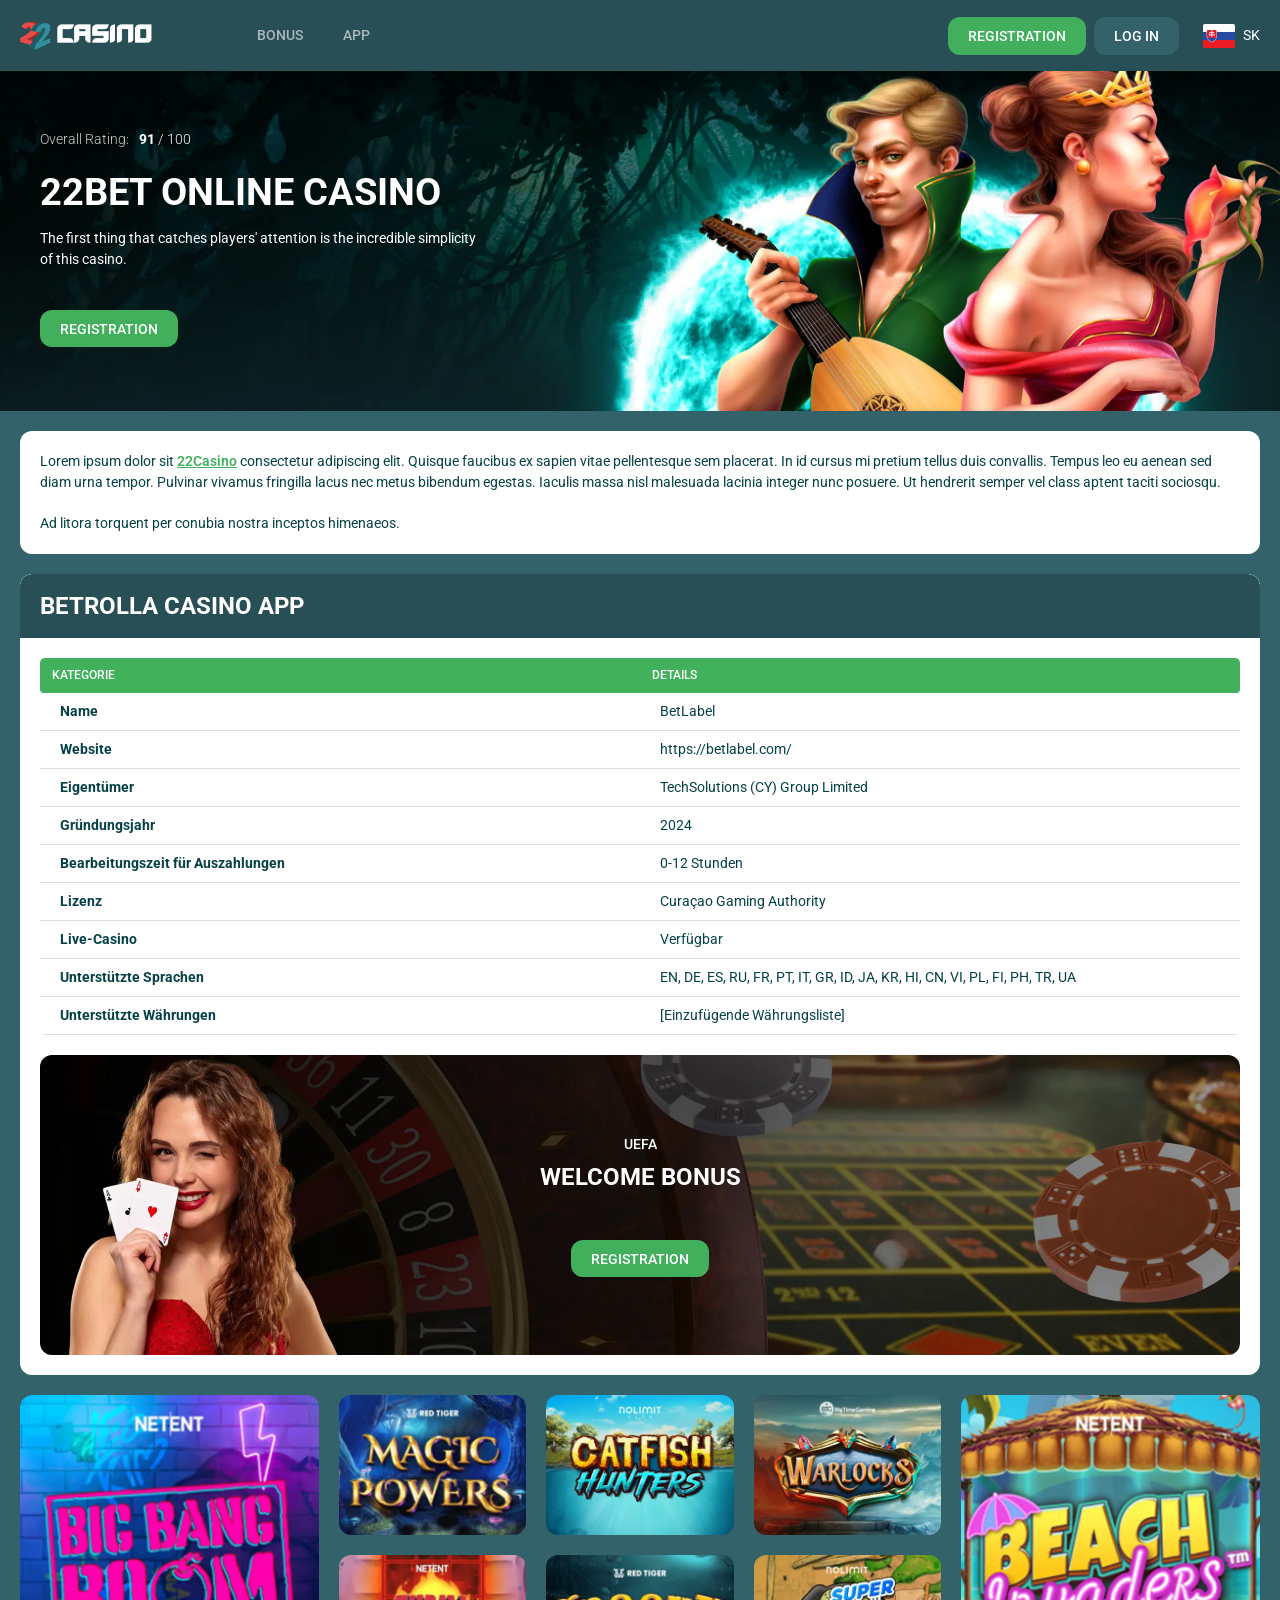
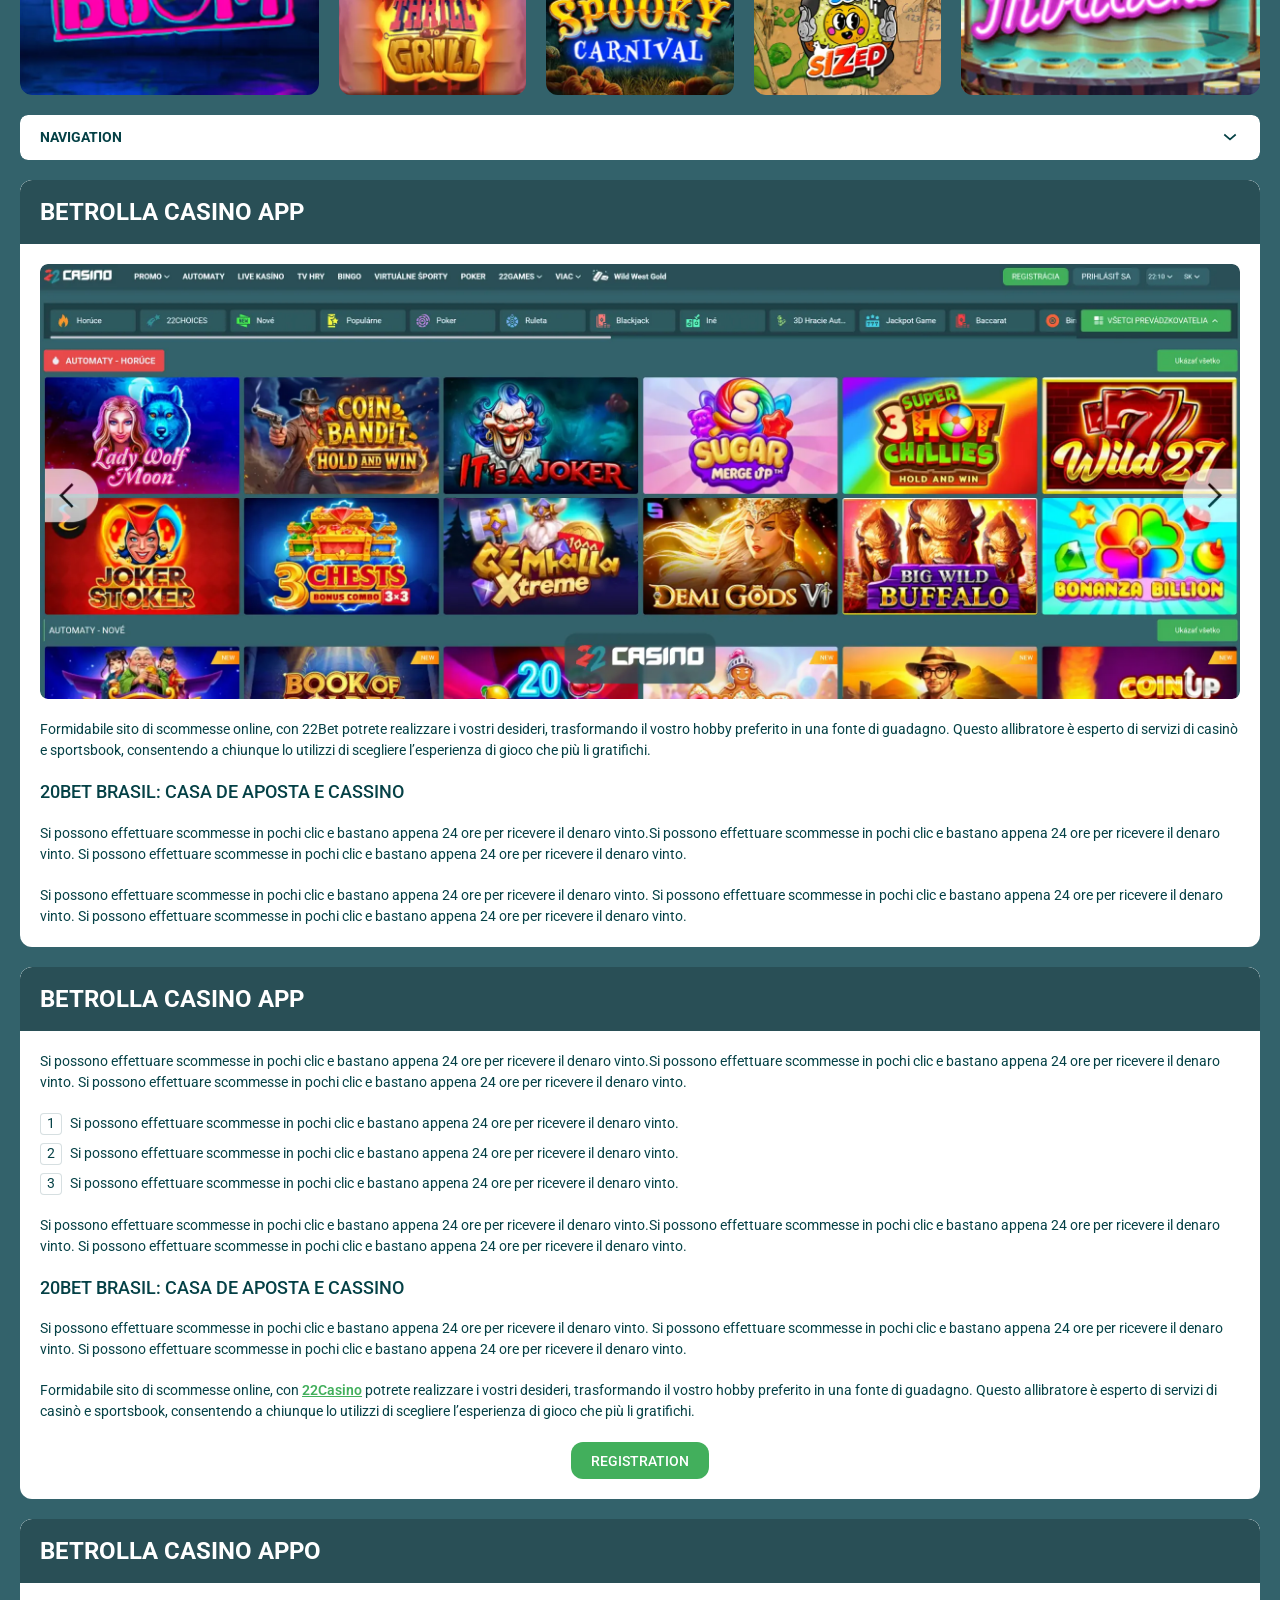
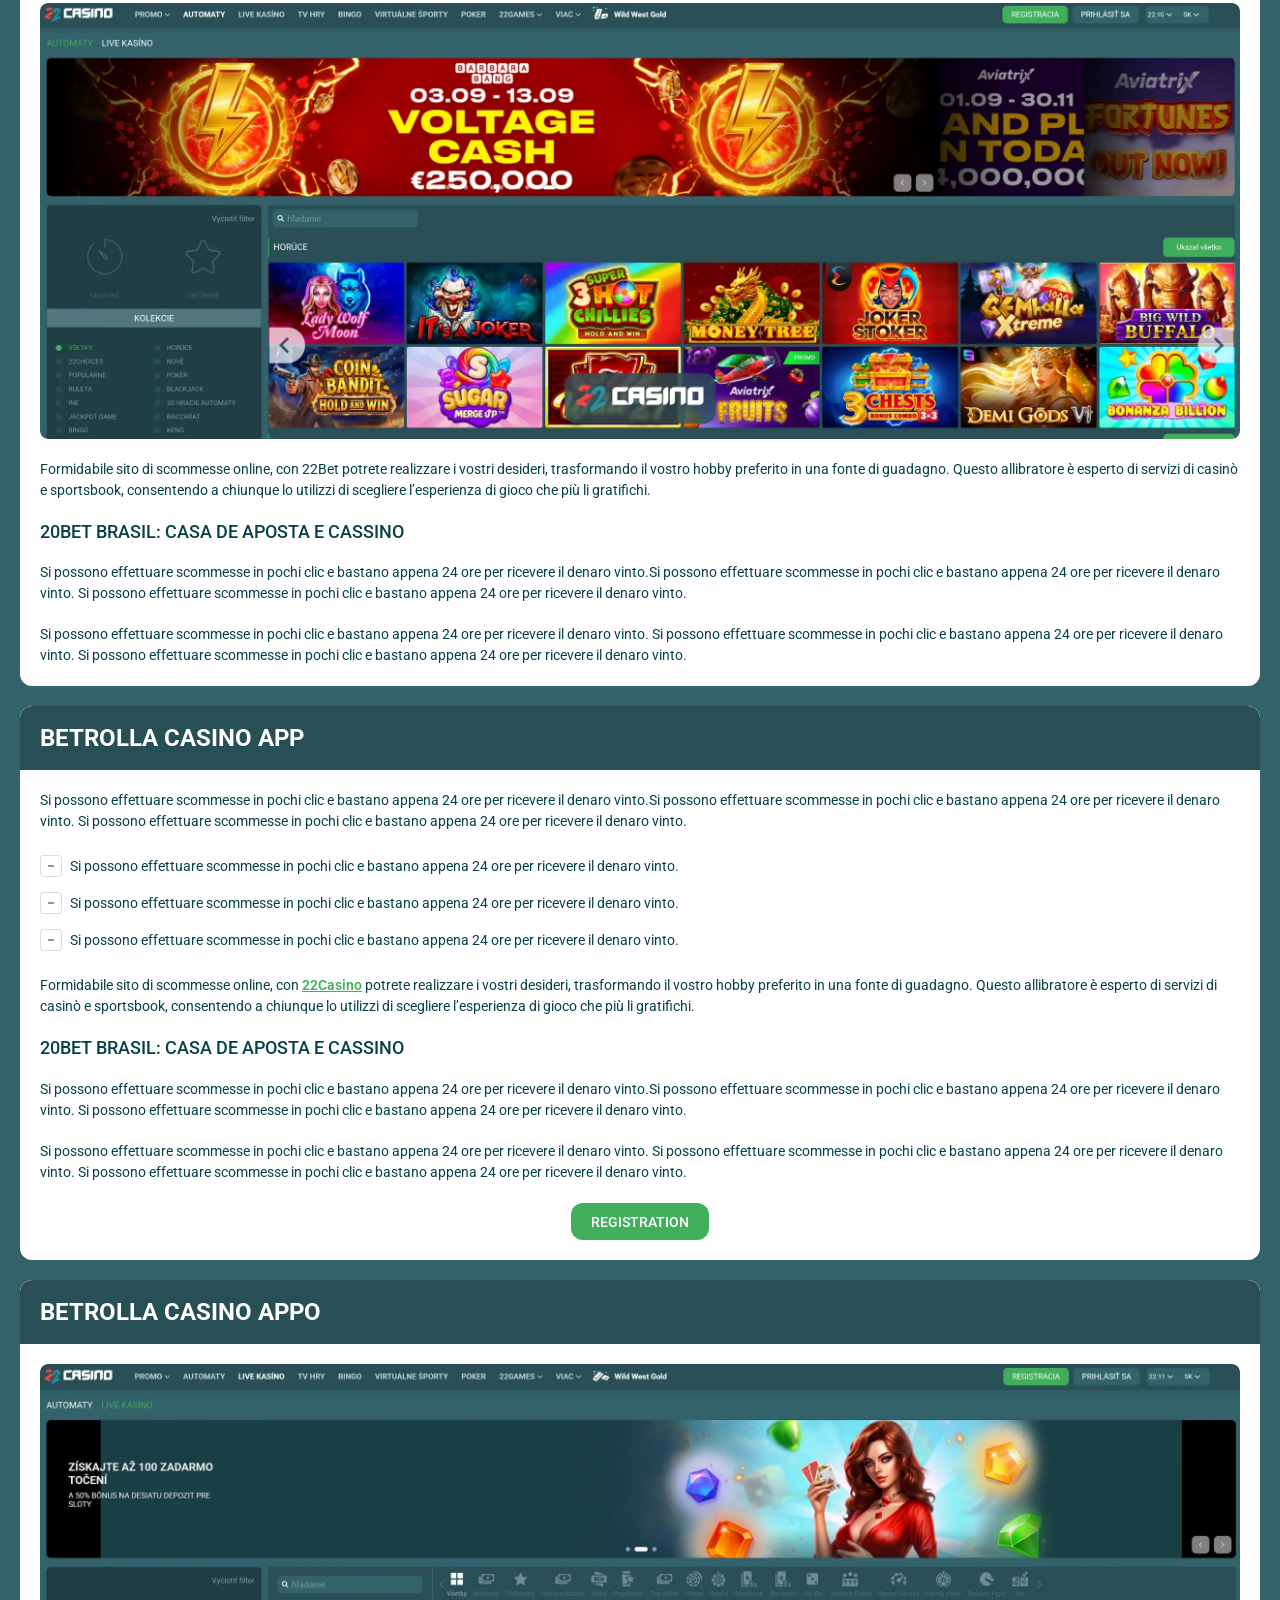
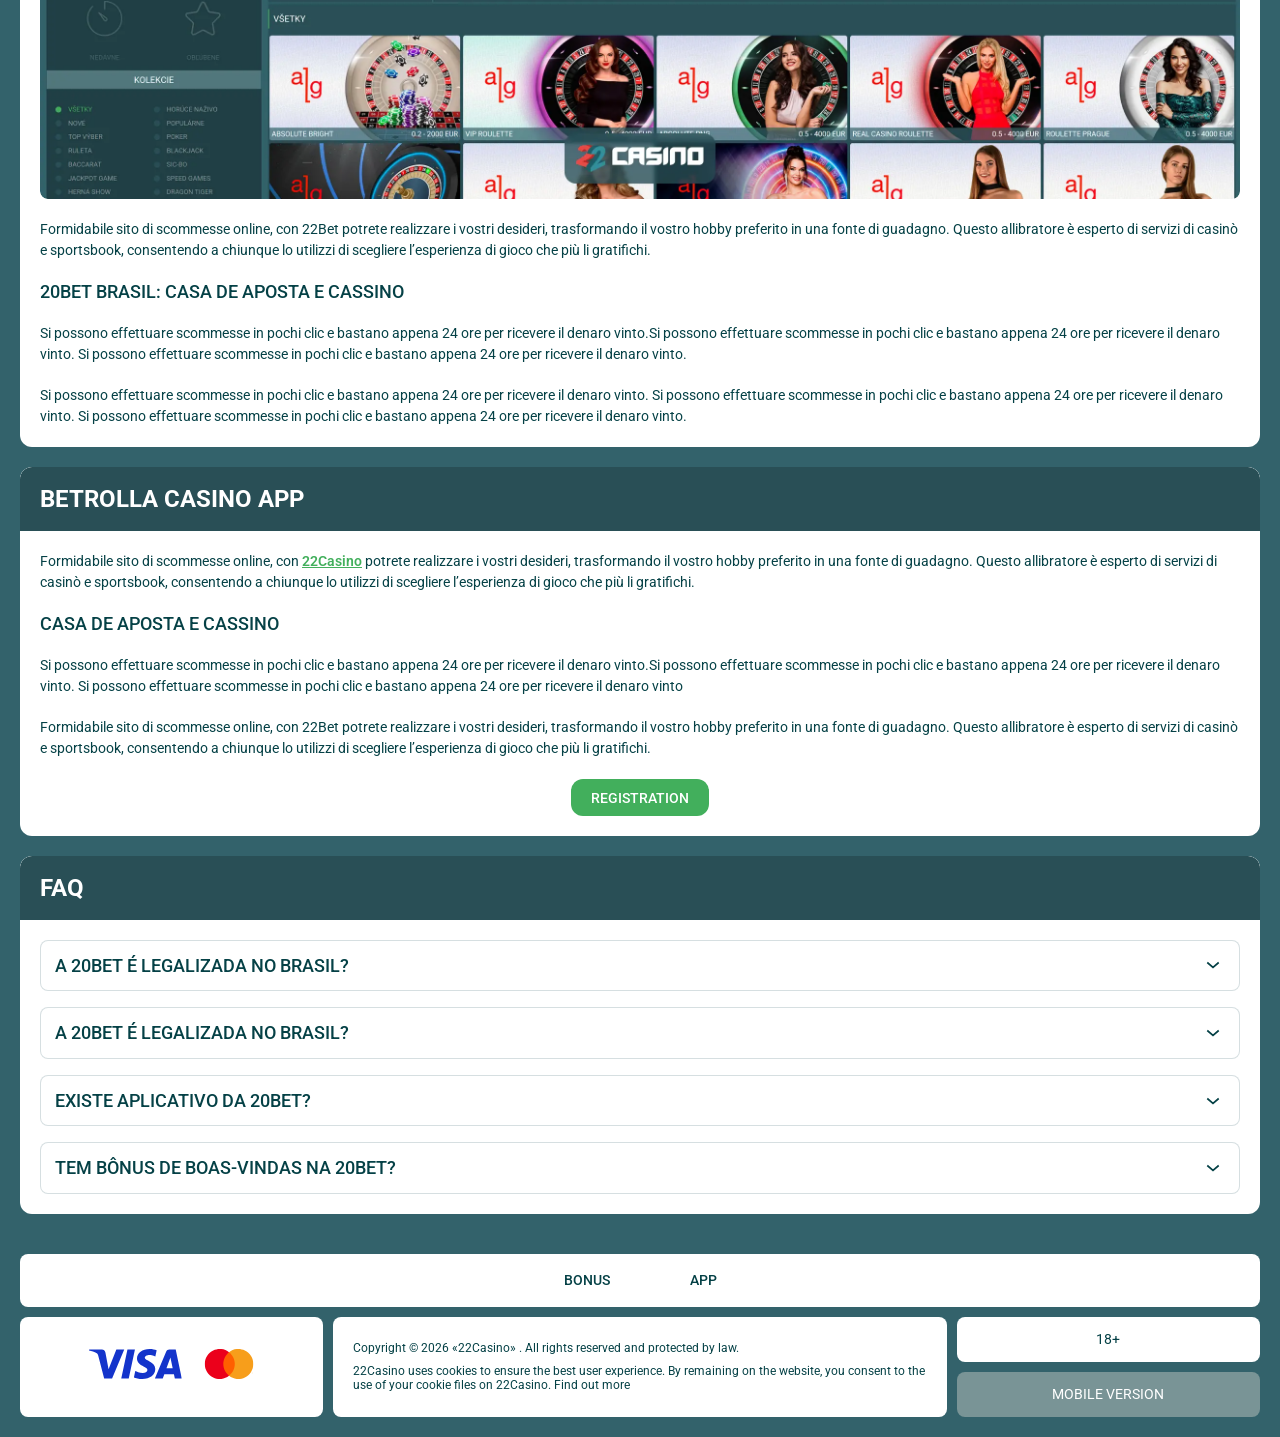
<file: index.html>
<!DOCTYPE html>
<html lang="sk">
  <head>
    <meta charset="UTF-8" />
   
    <meta name="viewport" content="width=device-width, initial-scale=1.0" />
    <title>22Bet </title>
    <meta name="description" content />
    <meta property="og:site_name" content />
    <meta property="og:title" content />
    <meta property="og:type" content="website" />
    <meta property="og:url" content />
    <meta property="og:image" content />
    <meta property="og:image:alt" content />
    <meta property="og:locale" content="sk" />
    <meta property="og:description" content />
    <link rel="preconnect" href="https://fonts.googleapis.com" />
    <link rel="preconnect" href="https://fonts.gstatic.com" crossorigin="anonymous" />
   <link href="https://fonts.googleapis.com/css2?family=Open+Sans:ital,wght@0,300..800;1,300..800&display=swap" rel="stylesheet">
<link href="https://fonts.googleapis.com/css?family=Roboto+Condensed&display=swap" rel="stylesheet">
<link href="https://fonts.googleapis.com/css2?family=Roboto:wght@100;300;400;500;700;900&display=swap" rel="stylesheet">
   <link rel="stylesheet" href="./css/reset.css" />
    <link rel="stylesheet" href="./css/main.css" />
    <link rel="stylesheet" href="./css/media.css"/>
    <link rel="icon" href="./images/Group.png" type="image/x-icon"/>
    <script
    src="https://code.jquery.com/jquery-3.6.1.min.js"
    integrity="sha256-o88AwQnZB+VDvE9tvIXrMQaPlFFSUTR+nldQm1LuPXQ="
    crossorigin="anonymous"
  ></script>
  </head>
  <body>
    <header class="header">
      <section class="content header__content">
        <a href="./index.html" class="logo header__logo"
          ><img src="./images/logo.png" alt="logo" title
        /></a>
        <button class="header__btn-menu" >
          <svg width="16px" height="16px" viewBox="0 0 16 16" xmlns="http://www.w3.org/2000/svg">
              <rect y="0" width="16" height="3" rx="1.5"></rect>
              <rect y="6.5" width="16" height="3" rx="1.5"></rect>
              <rect y="13" width="16" height="3" rx="1.5"></rect>
            </svg>
        </button>

          <nav class="menu header__menu">
            <ul class="header__menu-list">
                
              <li >
                 <a href="./bonus.html" >
                Bonus
              </a>
             
              
            </li>
              <li>
                <a href="./app.html">
                 App
                </a>
              </li>
           
             
            </ul>
            <div class="header__button header__button-menu " >
              <a href="#" class="button  button__login-menu">registration</a>
              <a href="#" class="button button__menu">log in</a>
            </div>
           
          </nav>
            <a href="#" class="button button__login">registration</a>
            <a href="#" class="button button__singup">log in</a>
            <!-- <div id="clock" class="header__time">00:00</div> -->
            <a href="#" class="header__flag">
                <span><img src="./images/flag.png" alt="flag" title /></span>
                <span>sk</span>
              </a>
      </section>
    </header>
     <main class="main home main-page">
             <section class=" hero hero__page">
           
            <div class="background">
              <img src="./images/main/bg-main.webp" alt="hero" title />
              
            </div>
            <div class="hero__wrapper">
              <div class="hero__data">
                <div class="hero__rating" >
                  <p>Overall Rating:</p>
                 
                  <span >
                    <span >91</span>
                  <span>/</span> 
                  <span >100</span>
                  
                  </span>
                </div>
                <h1 class="title general hero__title">
               22Bet Online casino
                </h1>
                <p class="hero__text">The first thing that catches players' attention is the incredible simplicity of this casino.</p>
                <a href="#" class="button  hero__button">Registration</a>
               
              </div>
             
            </div>
          </section>
      <section class="main__wrap main__wrap-page">
     
       <section class="content__wrapper content__wrapper-page">

          <section class="content article">
           <div class="box">
             <p>
             Lorem ipsum dolor sit <a href="#">22Casino</a> consectetur adipiscing elit. Quisque faucibus ex sapien vitae pellentesque sem placerat. In id cursus mi pretium tellus duis convallis. Tempus leo eu aenean sed diam urna tempor. Pulvinar vivamus fringilla lacus nec metus bibendum egestas. Iaculis massa nisl malesuada lacinia integer nunc posuere. Ut hendrerit semper vel class aptent taciti sociosqu.
            </p>
            <p>
             Ad litora torquent per conubia nostra inceptos himenaeos.
            </p>
           </div>
          </section>
      <section class="content features">
            <h2 class="title high features__title">Betrolla Casino App</h2>
           <div class="box">
    <div class="table__wrapper">
            <table class="features__table features__table-main">
             <thead>
              <th>Kategorie</th>
              <th>Details</th>
             </thead>
              <tbody>
                <tr>
                  <td>Name</td>
                  <td>BetLabel</td>
                </tr>
                <tr>
                  <td>Website</td>
                  <td>https://betlabel.com/</td>
                </tr>
                <tr>
                  <td>Eigentümer</td>
                  <td>TechSolutions (CY) Group Limited</td>
                </tr>
                <tr>
                  <td>Gründungsjahr</td>
                  <td>2024</td>
                </tr>
                <tr>
                  <td>Bearbeitungszeit für Auszahlungen</td>
                  <td>0-12 Stunden</td>
                </tr>
                <tr>
                  <td>Lizenz</td>
                  <td>Curaçao Gaming Authority</td>
                </tr>
                <tr>
                  <td>Live-Casino</td>
                  <td>Verfügbar</td>
                </tr>
                <tr>
                  <td>Unterstützte Sprachen</td>
                  <td>EN, DE, ES, RU, FR, PT, IT, GR, ID, JA, KR, HI, CN, VI, PL, FI, PH, TR, UA</td>
                </tr>
                <tr>
                  <td>Unterstützte Währungen</td>
                  <td>[Einzufügende Währungsliste]</td>
                </tr>
             
              </tbody>
            </table>
          </div>
              <section class="content banner banner-main">
            <div class="background ">
              
              <img src="./images/main/banner-main.webp" alt="banner" title />
              
            </div>
            <div class="banner__info">
                <p class="banner__subtitle">UEFA</p>
              <h2 class="title high banner__title-main">
             Welcome Bonus
              </h2>
          
              <a href="#" class="button banner__button">Registration</a>
            </div>
          </section>
           </div>
      
           </section>  

          
              <section class="content casino">
           
  <div class="casino__grid">
    
    <div class="casino__item casino__item--big">  
      <a href="#"><div class="casino__wrapper">
                      <img class="casino__img" src="./images/main/card-main1.webp" alt="" title>
                    <div class="casino__hover casino__hover-live">
                        
                        <div class="casino-box">
                            
                           <span class="button  casino__buttons">play</span>
                        </div>
                    </div>
                    </div></a></div>

    <div class="casino__item"> 
     <a href="#">  <div class="casino__wrapper">
                    <img class="casino__img" src="./images/main/card-main2.webp" alt="" title>
                <div class="casino__hover casino__hover-live">
                      
                        <div class="casino-box">
                            
                        <span class="button  casino__buttons">play</span>
                      </div>
                    </div>
                  </div></a></div>
    <div class="casino__item"> 
    <a href="#">  <div class="casino__wrapper">
                    <img class="casino__img" src="./images/main/card-main3.webp" alt="" title>
                <div class="casino__hover casino__hover-live">
                      
                        <div class="casino-box">
                            
                        <span class="button  casino__buttons">play</span>
                      </div>
                    </div>
                  </div></a></div>
    <div class="casino__item"> 
    <a href="#">   <div class="casino__wrapper">
                    <img class="casino__img" src="./images/main/card-main4.webp" alt="" title>
                <div class="casino__hover casino__hover-live">
                      
                        <div class="casino-box">
                            
                        <span class="button  casino__buttons">play</span>
                      </div>
                    </div>
                  </div></a></div>
    <div class="casino__item"> 
     <a href="#">  <div class="casino__wrapper">
                    <img class="casino__img" src="./images/main/card-main5.webp" alt="" title>
                <div class="casino__hover casino__hover-live">
                      
                        <div class="casino-box">
                            
                        <span class="button  casino__buttons">play</span>
                      </div>
                    </div>
                  </div></a></div>
    <div class="casino__item"> 
     <a href="#">  <div class="casino__wrapper">
                    <img class="casino__img" src="./images/main/card-main6.webp" alt="" title>
                <div class="casino__hover casino__hover-live">
                      
                        <div class="casino-box">
                            
                        <span class="button  casino__buttons">play</span>
                      </div>
                    </div>
                  </div></a></div>
    <div class="casino__item"> 
    <a href="#">   <div class="casino__wrapper">
                    <img class="casino__img" src="./images/main/card-main7.webp" alt="" title>
                <div class="casino__hover casino__hover-live">
                      
                        <div class="casino-box">
                            
                        <span class="button  casino__buttons">play</span>
                      </div>
                    </div>
                  </div></a></div>
  <div class="casino__item casino__item--big">  
    <a href="#"><div class="casino__wrapper">
                    <img class="casino__img" src="./images/main/card-main8.webp" alt="" title>
                <div class="casino__hover casino__hover-live">
                      
                        <div class="casino-box">
                            
                        <span class="button  casino__buttons">play</span>
                      </div>
                    </div>
                  </div></a></div>
   
  </div>
  
</section>
              <section class="content menu-review__content">
              

            
                <div class="menu__review-desk menu__review-content">Navigation</div>
                <ul class="menu__review menu__review-list">
                  <li><a href="#">Lorem ipsum dolor sit</a></li>
                    <li><a href="#">Amet consectetur adipiscing</a></li>
                      <li><a href="#">Quisque faucibus ex sapien vitae</a></li>
                        <li><a href="#">Ut hendrerit sempero</a></li>
                          <li><a href="#">Pulvinar vivamus fringilla</a></li>
                           <li><a href="#">Ad litora torquent per conubia</a></li>
                         
                          
                </ul>
             
          
          </section>
          
        
          <section class="content article">
            <h2 class="title high article__title">Betrolla Casino App</h2>
           <div class="box">
              <div class="images">
              <img src="./images/main/image1-main.webp" alt="banner" title />
            </div>
            <p>
             Formidabile sito di scommesse online, con 22Bet potrete realizzare i vostri desideri, trasformando il vostro hobby preferito in una fonte di guadagno. Questo allibratore è esperto di servizi di casinò e sportsbook, consentendo a chiunque lo utilizzi di scegliere l’esperienza di gioco che più li gratifichi.
            </p>
            <h3>20Bet Brasil: Casa de Aposta e Cassino</h3>
            <p>
             Si possono effettuare scommesse in pochi clic e bastano appena 24 ore per ricevere il denaro vinto.Si possono effettuare scommesse in pochi clic e bastano appena 24 ore per ricevere il denaro vinto. Si possono effettuare scommesse in pochi clic e bastano appena 24 ore per ricevere il denaro vinto.
            </p>
          
            <p>Si possono effettuare scommesse in pochi clic e bastano appena 24 ore per ricevere il denaro vinto. Si possono effettuare scommesse in pochi clic e bastano appena 24 ore per ricevere il denaro vinto. Si possono effettuare scommesse in pochi clic e bastano appena 24 ore per ricevere il denaro vinto.</p>
         
           </div> </section>
         
           <section class="content article">
            <h2 class="title high article__title">Betrolla Casino App</h2>
            <div class="box">
            <p>
             Si possono effettuare scommesse in pochi clic e bastano appena 24 ore per ricevere il denaro vinto.Si possono effettuare scommesse in pochi clic e bastano appena 24 ore per ricevere il denaro vinto. Si possono effettuare scommesse in pochi clic e bastano appena 24 ore per ricevere il denaro vinto.
            </p>
             <ol>
              <li>Si possono effettuare scommesse in pochi clic e bastano appena 24 ore per ricevere il denaro vinto.</li>
              <li>Si possono effettuare scommesse in pochi clic e bastano appena 24 ore per ricevere il denaro vinto.</li>
              <li>Si possono effettuare scommesse in pochi clic e bastano appena 24 ore per ricevere il denaro vinto.</li>
            </ol>
           
            <p>
             Si possono effettuare scommesse in pochi clic e bastano appena 24 ore per ricevere il denaro vinto.Si possono effettuare scommesse in pochi clic e bastano appena 24 ore per ricevere il denaro vinto. Si possono effettuare scommesse in pochi clic e bastano appena 24 ore per ricevere il denaro vinto.
            </p>
          
            <h3>20Bet Brasil: Casa de Aposta e Cassino</h3>
            <p>Si possono effettuare scommesse in pochi clic e bastano appena 24 ore per ricevere il denaro vinto. Si possono effettuare scommesse in pochi clic e bastano appena 24 ore per ricevere il denaro vinto. Si possono effettuare scommesse in pochi clic e bastano appena 24 ore per ricevere il denaro vinto.</p>
         <p>
             Formidabile sito di scommesse online, con <a href="#">22Casino</a> potrete realizzare i vostri desideri, trasformando il vostro hobby preferito in una fonte di guadagno. Questo allibratore è esperto di servizi di casinò e sportsbook, consentendo a chiunque lo utilizzi di scegliere l’esperienza di gioco che più li gratifichi.
            </p>
             <a href="#" class="button">Registration</a>  
            </div>
          </section>
           <section class="content article">
            <h2 class="title high article__title">Betrolla Casino Appo</h2>
            <div class="box">
             <div class="images">
              <img src="./images/main/image2-main.webp" alt="banner" title />
            </div>
            <p>
             Formidabile sito di scommesse online, con 22Bet potrete realizzare i vostri desideri, trasformando il vostro hobby preferito in una fonte di guadagno. Questo allibratore è esperto di servizi di casinò e sportsbook, consentendo a chiunque lo utilizzi di scegliere l’esperienza di gioco che più li gratifichi.
            </p>
            
            <h3>20Bet Brasil: Casa de Aposta e Cassino</h3>
            <p>
             Si possono effettuare scommesse in pochi clic e bastano appena 24 ore per ricevere il denaro vinto.Si possono effettuare scommesse in pochi clic e bastano appena 24 ore per ricevere il denaro vinto. Si possono effettuare scommesse in pochi clic e bastano appena 24 ore per ricevere il denaro vinto.
            </p>
         
            <p>Si possono effettuare scommesse in pochi clic e bastano appena 24 ore per ricevere il denaro vinto. Si possono effettuare scommesse in pochi clic e bastano appena 24 ore per ricevere il denaro vinto. Si possono effettuare scommesse in pochi clic e bastano appena 24 ore per ricevere il denaro vinto.</p>
        
            </div>
          </section>
               <section class="content article">
            <h2 class="title high article__title">Betrolla Casino App</h2>
            <div class="box">
             <p>
             Si possono effettuare scommesse in pochi clic e bastano appena 24 ore per ricevere il denaro vinto.Si possono effettuare scommesse in pochi clic e bastano appena 24 ore per ricevere il denaro vinto. Si possono effettuare scommesse in pochi clic e bastano appena 24 ore per ricevere il denaro vinto.
            </p>
            <ul>
              <li>Si possono effettuare scommesse in pochi clic e bastano appena 24 ore per ricevere il denaro vinto.</li>
              <li>Si possono effettuare scommesse in pochi clic e bastano appena 24 ore per ricevere il denaro vinto.</li>
              <li>Si possono effettuare scommesse in pochi clic e bastano appena 24 ore per ricevere il denaro vinto.</li>
            </ul>
            <p>
             Formidabile sito di scommesse online, con <a href="#">22Casino</a> potrete realizzare i vostri desideri, trasformando il vostro hobby preferito in una fonte di guadagno. Questo allibratore è esperto di servizi di casinò e sportsbook, consentendo a chiunque lo utilizzi di scegliere l’esperienza di gioco che più li gratifichi.
            </p>
            <h3>20Bet Brasil: Casa de Aposta e Cassino</h3>
            <p>
             Si possono effettuare scommesse in pochi clic e bastano appena 24 ore per ricevere il denaro vinto.Si possono effettuare scommesse in pochi clic e bastano appena 24 ore per ricevere il denaro vinto. Si possono effettuare scommesse in pochi clic e bastano appena 24 ore per ricevere il denaro vinto.
            </p>
          
            <p>Si possono effettuare scommesse in pochi clic e bastano appena 24 ore per ricevere il denaro vinto. Si possono effettuare scommesse in pochi clic e bastano appena 24 ore per ricevere il denaro vinto. Si possono effettuare scommesse in pochi clic e bastano appena 24 ore per ricevere il denaro vinto.</p>
                 <a href="#" class="button">Registration</a> 
          </div>

          </section>
           <section class="content article">
            <h2 class="title high article__title">Betrolla Casino Appo</h2>
            <div class="box">
             <div class="images">
              <img src="./images/main/image3-main.webp" alt="banner" title />
            </div>
            <p>
             Formidabile sito di scommesse online, con 22Bet potrete realizzare i vostri desideri, trasformando il vostro hobby preferito in una fonte di guadagno. Questo allibratore è esperto di servizi di casinò e sportsbook, consentendo a chiunque lo utilizzi di scegliere l’esperienza di gioco che più li gratifichi.
            </p>
             <h3>20Bet Brasil: Casa de Aposta e Cassino</h3>
            <p>
             Si possono effettuare scommesse in pochi clic e bastano appena 24 ore per ricevere il denaro vinto.Si possono effettuare scommesse in pochi clic e bastano appena 24 ore per ricevere il denaro vinto. Si possono effettuare scommesse in pochi clic e bastano appena 24 ore per ricevere il denaro vinto.
            </p>
          
            <p>Si possono effettuare scommesse in pochi clic e bastano appena 24 ore per ricevere il denaro vinto. Si possono effettuare scommesse in pochi clic e bastano appena 24 ore per ricevere il denaro vinto. Si possono effettuare scommesse in pochi clic e bastano appena 24 ore per ricevere il denaro vinto.</p>
            </div>
          </section>
           <section class="content article">
            <h2 class="title high article__title">Betrolla Casino App</h2>
            <div class="box">
            <p>Formidabile sito di scommesse online, con <a href="#">22Casino</a> potrete realizzare i vostri desideri, trasformando il vostro hobby preferito in una fonte di guadagno. Questo allibratore è esperto di servizi di casinò e sportsbook, consentendo a chiunque lo utilizzi di scegliere l’esperienza di gioco che più li gratifichi.</p>
             <h3>Casa de Aposta e Cassino</h3>
           <p>Si possono effettuare scommesse in pochi clic e bastano appena 24 ore per ricevere il denaro vinto.Si possono effettuare scommesse in pochi clic e bastano appena 24 ore per ricevere il denaro vinto. Si possono effettuare scommesse in pochi clic e bastano appena 24 ore per ricevere il denaro vinto</p>
           
             <p>Formidabile sito di scommesse online, con 22Bet potrete realizzare i vostri desideri, trasformando il vostro hobby preferito in una fonte di guadagno. Questo allibratore è esperto di servizi di casinò e sportsbook, consentendo a chiunque lo utilizzi di scegliere l’esperienza di gioco che più li gratifichi.</p>
            <a href="#" class="button">Registration</a>
            </div>
          </section>

          <section class="content faq">
            <h2 class="title high faq__title">FAQ</h2>
<div class="box">
            <ul class="faq__list " >
              <li class="faq__item"  >
                <h3 class="title medium faq__subtitle js-button-expander js-button-expander--faq"  >A 20Bet é legalizada no Brasil?
                 </h3>
                <div  class="faq__answer js-expand-content js-expand-content--faq" >
                  <p  >
                    Sim, a casa de apostas tem licença emitida por Curaçao, que é reconhecida no Brasil e a permite atuar por aqui.
                  </p>
                </div>
              </li>
              <li class="faq__item"  >
                <h3 class="title medium faq__subtitle js-button-expander js-button-expander--faq"  >A 20Bet é legalizada no Brasil?</h3>
                <div class="faq__answer js-expand-content js-expand-content--faq" >
                  <p  >
                    Sim, a casa de apostas tem licença emitida por Curaçao, que é reconhecida no Brasil e a permite atuar por aqui.
                  </p>
                </div>
              </li> 
              <li class="faq__item"  >
                <h3 class="title medium faq__subtitle js-button-expander js-button-expander--faq"  >Existe aplicativo da 20Bet?</h3>
                <div class="faq__answer js-expand-content js-expand-content--faq" >
                  <p  >
                   Sim, disponível para sistemas operacionais iOS e Android.
                  </p>
                </div>
              </li> 
              <li class="faq__item"  >
                <h3 class="title medium faq__subtitle js-button-expander js-button-expander--faq"  >Tem bônus de boas-vindas na 20Bet?</h3>
                <div class="faq__answer js-expand-content js-expand-content--faq" >
                  <p  >
                   O pacote especial para novos usuários da 20Bet paga 100% sobre o primeiro depósito, com limite de 600 BRL.
                  </p>
                  <p>Formidabile sito di scommesse online, con 22Bet potrete realizzare i vostri desideri, trasformando il vostro hobby preferito in una fonte di guadagno. Questo allibratore è esperto di servizi di casinò e sportsbook, consentendo a chiunque lo utilizzi di scegliere l’esperienza di gioco che più li gratifichi.</p>
                </div>
              </li> 
             
            </ul>
</div>
          </section>
          
        </section> 
      
        <div class=""  onclick="scrollToTop()">
          <button class="main__arrow" id="scrollToTopBtn"></button>
        </div> 
        
      </section>
    </main> 
     <footer class=" footer ">
      <section class="content footer__content">
        <ul class="footer__menu">
      
         <li><a href="./bonus.html">Bonus</a></li>
         <li><a href="./app.html">App</a></li>
        
        </ul>
       
       
        <div class="footer__wrapp">
          <div class="footer__container">
            <a href="#"><img src="./images/footer-img.svg" alt="" title></a>
          </div>
          <div class="footer__text">
           
            <p>Copyright &copy; 2026 «22Casino» . All rights reserved and protected by law.
</p>
<p>22Casino uses cookies to ensure the best user experience. By remaining on the website, you consent to the use of your cookie files on 22Casino. Find out more</p>
           
          </div>
         <div class="footer__box">
           <div class="footer__age">
           18+
          </div>
          <div class="footer__mobile">
            MOBILE VERSION
          </div>
         </div>
        </div>
      
      </section>
    </footer>
    <script src="./js/arrowUp.js" defer></script>
    <script src="./js/sidebar.js" defer></script>
    <script src="./js/expander.js" defer></script>
    <script src="./js/mobile-menu.js" defer></script>
    
  </body>
</html>
</file>
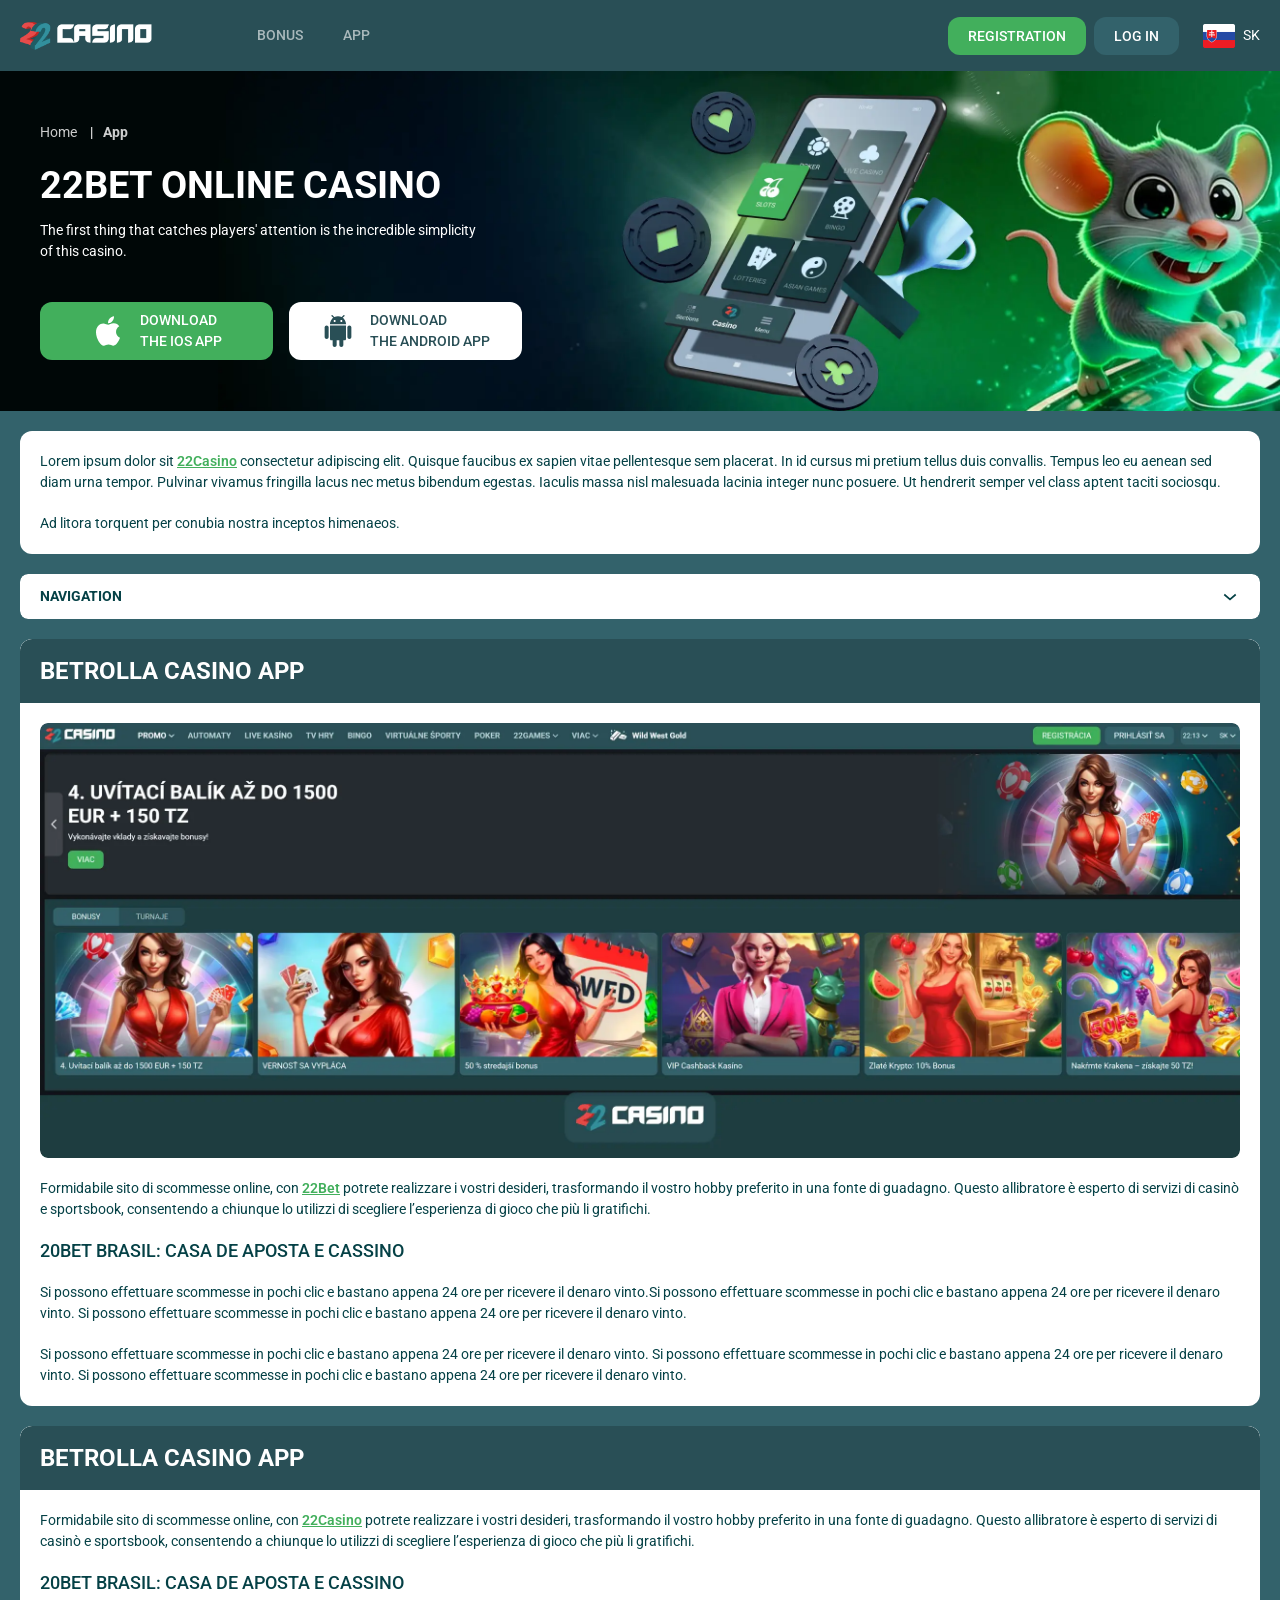
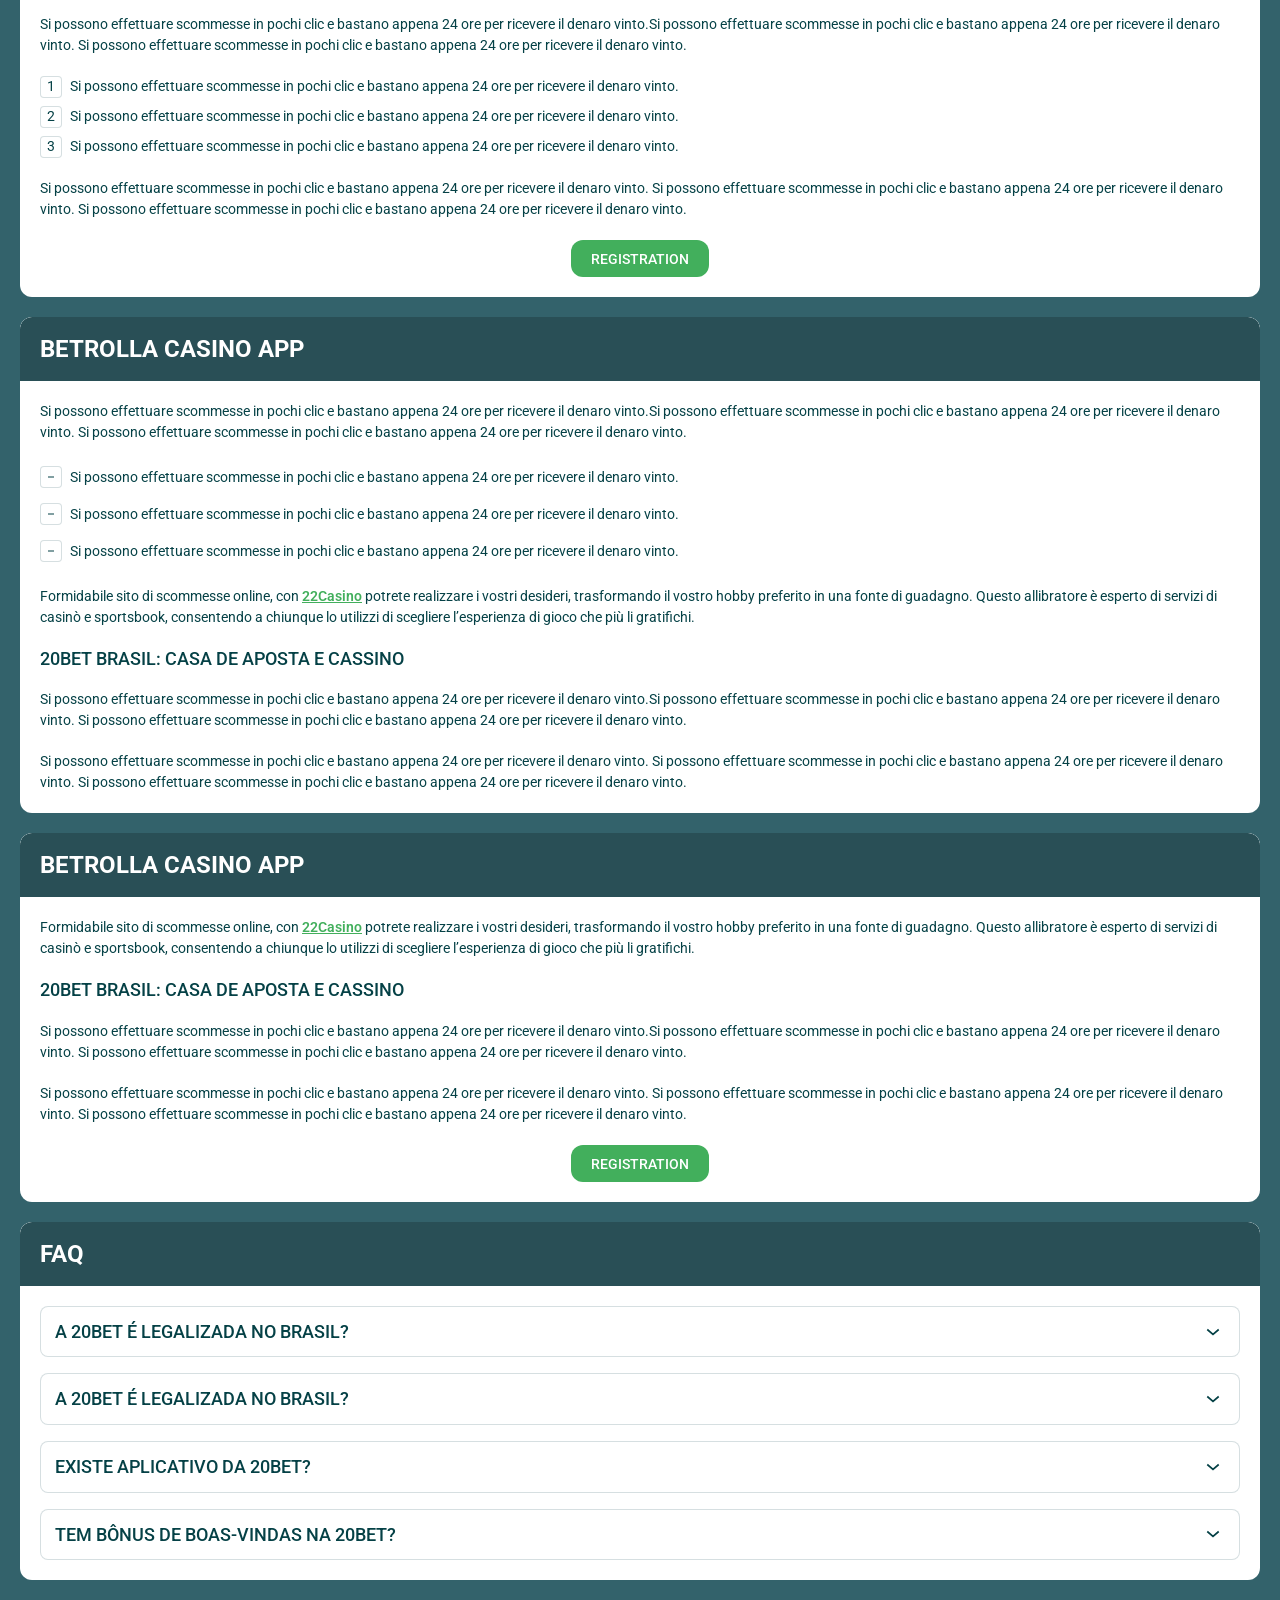
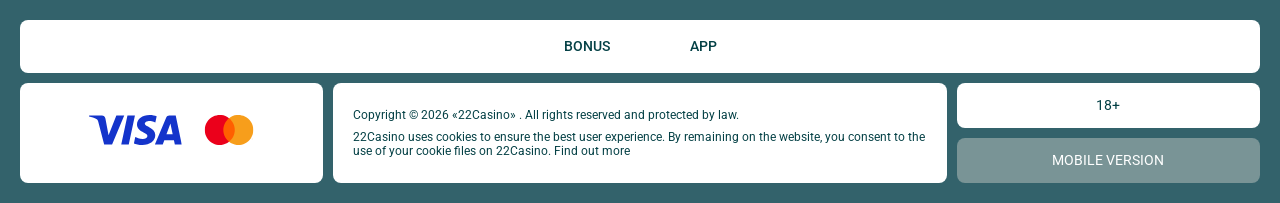
<file: app.html>
<!DOCTYPE html>
<html lang="sk">
  <head>
    <meta charset="UTF-8" />
   
    <meta name="viewport" content="width=device-width, initial-scale=1.0" />
    <title>22Bet </title>
    <meta name="description" content />
    <meta property="og:site_name" content />
    <meta property="og:title" content />
    <meta property="og:type" content="website" />
    <meta property="og:url" content />
    <meta property="og:image" content />
    <meta property="og:image:alt" content />
    <meta property="og:locale" content="sk" />
    <meta property="og:description" content />
    <link rel="preconnect" href="https://fonts.googleapis.com" />
    <link rel="preconnect" href="https://fonts.gstatic.com" crossorigin="anonymous" />
   <link href="https://fonts.googleapis.com/css2?family=Open+Sans:ital,wght@0,300..800;1,300..800&display=swap" rel="stylesheet">
<link href="https://fonts.googleapis.com/css?family=Roboto+Condensed&display=swap" rel="stylesheet">
<link href="https://fonts.googleapis.com/css2?family=Roboto:wght@100;300;400;500;700;900&display=swap" rel="stylesheet">
   <link rel="stylesheet" href="./css/reset.css" />
    <link rel="stylesheet" href="./css/main.css" />
    <link rel="stylesheet" href="./css/media.css"/>
    <link rel="icon" href="./images/Group.png" type="image/x-icon"/>
    <script
    src="https://code.jquery.com/jquery-3.6.1.min.js"
    integrity="sha256-o88AwQnZB+VDvE9tvIXrMQaPlFFSUTR+nldQm1LuPXQ="
    crossorigin="anonymous"
  ></script>
  </head>
  <body>
    <header class="header">
      <section class="content header__content">
        <a href="./index.html" class="logo header__logo"
          ><img src="./images/logo.png" alt="logo" title
        /></a>
        <button class="header__btn-menu" >
          <svg width="16px" height="16px" viewBox="0 0 16 16" xmlns="http://www.w3.org/2000/svg">
              <rect y="0" width="16" height="3" rx="1.5"></rect>
              <rect y="6.5" width="16" height="3" rx="1.5"></rect>
              <rect y="13" width="16" height="3" rx="1.5"></rect>
            </svg>
        </button>

          <nav class="menu header__menu">
        <ul class="header__menu-list">
                
              <li >
                 <a href="./bonus.html" >
                Bonus
              </a>
             
              
            </li>
              <li>
                <a href="./app.html">
                 App
                </a>
              </li>
           
             
            </ul>
            <div class="header__button header__button-menu " >
               <a href="#" class="button  button__login-menu">registration</a>
              <a href="#" class="button button__menu">log in</a>
            </div>
           
          </nav>
            <a href="#" class="button button__login">registration</a>
            <a href="#" class="button button__singup">log in</a>
            <!-- <div id="clock" class="header__time">00:00</div> -->
            <a href="#" class="header__flag">
                <span><img src="./images/flag.png" alt="flag" title /></span>
                <span>sk</span>
              </a>
      </section>
    </header>
     <main class="main home main-page">
          <section class="hero hero__page">
           
            <div class="background background-page">
              <img src="./images/app/bg-app.webp" alt="hero" title />
              
            </div>
            <div class="hero__wrapper hero__wrapper-page">
              <div class="hero__data hero__data-bonus">
                <ul
                class="breadcrumbs "
                
              >
                <li
                  
                >
                  <a href="#" >
                    <span >Home</span></a
                  >
                 
                </li>
                <li
                  
                >
                  <a href="/" > <span >App</span></a>
                 
                </li>
              </ul>
                <h1 class="title general hero__title">
                22Bet Online casino
                </h1>
                 <p class="hero__text">The first thing that catches players' attention is the incredible simplicity of this casino.</p>
               
              <div class="banner__content banner__content-app">
             
                  <a href="#" class="banner__btn banner__btn-app">
                    <img src="./images/main/apple-app.svg" alt="icon" title>
                   Download  </br>
THE IOS APP
                  </a>
                  <a href="#" class="banner__btn banner__btn-android"
                    > <img src="./images/main/android-app.svg" alt="icon" title>Download  </br>
THE android APP</a
                  >
                </div>
              </div>
             
            </div>
          </section>
        
      <section class="main__wrap main__wrap-page">
       
       <section class="content__wrapper content__wrapper-page">

       
       
          <section class="content article">
          <div class="box">
              <p>
             Lorem ipsum dolor sit <a href="#">22Casino</a> consectetur adipiscing elit. Quisque faucibus ex sapien vitae pellentesque sem placerat. In id cursus mi pretium tellus duis convallis. Tempus leo eu aenean sed diam urna tempor. Pulvinar vivamus fringilla lacus nec metus bibendum egestas. Iaculis massa nisl malesuada lacinia integer nunc posuere. Ut hendrerit semper vel class aptent taciti sociosqu.
            </p>
            <p>
             Ad litora torquent per conubia nostra inceptos himenaeos.
            </p>
          </div>
          </section>
         
       <section class="content menu-review__content">
              

            
                <div class="menu__review-desk menu__review-content">Navigation</div>
                <ul class="menu__review menu__review-list">
                  <li><a href="#">Lorem ipsum dolor sit</a></li>
                    <li><a href="#">Amet consectetur adipiscing</a></li>
                      <li><a href="#">Quisque faucibus ex sapien vitae</a></li>
                        <li><a href="#">Ut hendrerit sempero</a></li>
                          <li><a href="#">Pulvinar vivamus fringilla</a></li>
                           <li><a href="#">Ad litora torquent per conubia</a></li>
                         
                          
                </ul>
             
          
          </section>
        
          <section class="content article">
            <h2 class="title high article__title">Betrolla Casino App</h2>
                <div class="box">
             <div class="images">
              <img src="./images/app/image1-app.webp" alt="banner" title />
            </div>
            <p>
             Formidabile sito di scommesse online, con <a href="#">22Bet</a> potrete realizzare i vostri desideri, trasformando il vostro hobby preferito in una fonte di guadagno. Questo allibratore è esperto di servizi di casinò e sportsbook, consentendo a chiunque lo utilizzi di scegliere l’esperienza di gioco che più li gratifichi.
            </p>
            <h3>20Bet Brasil: Casa de Aposta e Cassino</h3>
            <p>
             Si possono effettuare scommesse in pochi clic e bastano appena 24 ore per ricevere il denaro vinto.Si possono effettuare scommesse in pochi clic e bastano appena 24 ore per ricevere il denaro vinto. Si possono effettuare scommesse in pochi clic e bastano appena 24 ore per ricevere il denaro vinto.
            </p>
           
            <p>Si possono effettuare scommesse in pochi clic e bastano appena 24 ore per ricevere il denaro vinto. Si possono effettuare scommesse in pochi clic e bastano appena 24 ore per ricevere il denaro vinto. Si possono effettuare scommesse in pochi clic e bastano appena 24 ore per ricevere il denaro vinto.</p>
                </div>
          </section>
         
         
           <section class="content article">
            <h2 class="title high article__title">Betrolla Casino App</h2>
               <div class="box">
            <p>
             Formidabile sito di scommesse online, con <a href="#">22Casino</a> potrete realizzare i vostri desideri, trasformando il vostro hobby preferito in una fonte di guadagno. Questo allibratore è esperto di servizi di casinò e sportsbook, consentendo a chiunque lo utilizzi di scegliere l’esperienza di gioco che più li gratifichi.
            </p>
            <h3>20Bet Brasil: Casa de Aposta e Cassino</h3>
            <p>
             Si possono effettuare scommesse in pochi clic e bastano appena 24 ore per ricevere il denaro vinto.Si possono effettuare scommesse in pochi clic e bastano appena 24 ore per ricevere il denaro vinto. Si possono effettuare scommesse in pochi clic e bastano appena 24 ore per ricevere il denaro vinto.
            </p>
            <ol>
              <li>Si possono effettuare scommesse in pochi clic e bastano appena 24 ore per ricevere il denaro vinto.</li>
              <li>Si possono effettuare scommesse in pochi clic e bastano appena 24 ore per ricevere il denaro vinto.</li>
              <li>Si possono effettuare scommesse in pochi clic e bastano appena 24 ore per ricevere il denaro vinto.</li>
            </ol>
            <p>Si possono effettuare scommesse in pochi clic e bastano appena 24 ore per ricevere il denaro vinto. Si possono effettuare scommesse in pochi clic e bastano appena 24 ore per ricevere il denaro vinto. Si possono effettuare scommesse in pochi clic e bastano appena 24 ore per ricevere il denaro vinto.</p>
         <a href="#" class="button">Registration</a> 
               </div> 
          </section>
          <section class="content article">
            <h2 class="title high article__title">Betrolla Casino App</h2>
                <div class="box">
            <p>
             Si possono effettuare scommesse in pochi clic e bastano appena 24 ore per ricevere il denaro vinto.Si possono effettuare scommesse in pochi clic e bastano appena 24 ore per ricevere il denaro vinto. Si possono effettuare scommesse in pochi clic e bastano appena 24 ore per ricevere il denaro vinto.
            </p>
            <ul>
              <li>Si possono effettuare scommesse in pochi clic e bastano appena 24 ore per ricevere il denaro vinto.</li>
              <li>Si possono effettuare scommesse in pochi clic e bastano appena 24 ore per ricevere il denaro vinto.</li>
              <li>Si possono effettuare scommesse in pochi clic e bastano appena 24 ore per ricevere il denaro vinto.</li>
            </ul>
            <p>
             Formidabile sito di scommesse online, con <a href="#">22Casino</a> potrete realizzare i vostri desideri, trasformando il vostro hobby preferito in una fonte di guadagno. Questo allibratore è esperto di servizi di casinò e sportsbook, consentendo a chiunque lo utilizzi di scegliere l’esperienza di gioco che più li gratifichi.
            </p>
            <h3>20Bet Brasil: Casa de Aposta e Cassino</h3>
            <p>
             Si possono effettuare scommesse in pochi clic e bastano appena 24 ore per ricevere il denaro vinto.Si possono effettuare scommesse in pochi clic e bastano appena 24 ore per ricevere il denaro vinto. Si possono effettuare scommesse in pochi clic e bastano appena 24 ore per ricevere il denaro vinto.
            </p>
          
            <p>Si possono effettuare scommesse in pochi clic e bastano appena 24 ore per ricevere il denaro vinto. Si possono effettuare scommesse in pochi clic e bastano appena 24 ore per ricevere il denaro vinto. Si possono effettuare scommesse in pochi clic e bastano appena 24 ore per ricevere il denaro vinto.</p>
                </div>
          </section>
     <section class="content article">
            <h2 class="title high article__title">Betrolla Casino App</h2>
               <div class="box">
            <p>
             Formidabile sito di scommesse online, con <a href="#">22Casino</a> potrete realizzare i vostri desideri, trasformando il vostro hobby preferito in una fonte di guadagno. Questo allibratore è esperto di servizi di casinò e sportsbook, consentendo a chiunque lo utilizzi di scegliere l’esperienza di gioco che più li gratifichi.
            </p>
            <h3>20Bet Brasil: Casa de Aposta e Cassino</h3>
            <p>
             Si possono effettuare scommesse in pochi clic e bastano appena 24 ore per ricevere il denaro vinto.Si possono effettuare scommesse in pochi clic e bastano appena 24 ore per ricevere il denaro vinto. Si possono effettuare scommesse in pochi clic e bastano appena 24 ore per ricevere il denaro vinto.
            </p>
          
            <p>Si possono effettuare scommesse in pochi clic e bastano appena 24 ore per ricevere il denaro vinto. Si possono effettuare scommesse in pochi clic e bastano appena 24 ore per ricevere il denaro vinto. Si possono effettuare scommesse in pochi clic e bastano appena 24 ore per ricevere il denaro vinto.</p>
         <a href="#" class="button">Registration</a> 
               </div> 
          </section>
          <section class="content faq">
            <h2 class="title high faq__title">FAQ</h2>
                <div class="box">
            <ul class="faq__list " >
              <li class="faq__item"  >
                <h3 class="title medium faq__subtitle js-button-expander js-button-expander--faq"  >A 20Bet é legalizada no Brasil?
                 </h3>
                <div  class="faq__answer js-expand-content js-expand-content--faq" >
                  <p  >
                    Sim, a casa de apostas tem licença emitida por Curaçao, que é reconhecida no Brasil e a permite atuar por aqui.
                  </p>
                </div>
              </li>
              <li class="faq__item"  >
                <h3 class="title medium faq__subtitle js-button-expander js-button-expander--faq"  >A 20Bet é legalizada no Brasil?</h3>
                <div class="faq__answer js-expand-content js-expand-content--faq" >
                  <p  >
                    Sim, a casa de apostas tem licença emitida por Curaçao, que é reconhecida no Brasil e a permite atuar por aqui.
                  </p>
                </div>
              </li> 
              <li class="faq__item"  >
                <h3 class="title medium faq__subtitle js-button-expander js-button-expander--faq"  >Existe aplicativo da 20Bet?</h3>
                <div class="faq__answer js-expand-content js-expand-content--faq" >
                  <p  >
                   Sim, disponível para sistemas operacionais iOS e Android.
                  </p>
                </div>
              </li> 
              <li class="faq__item"  >
                <h3 class="title medium faq__subtitle js-button-expander js-button-expander--faq"  >Tem bônus de boas-vindas na 20Bet?</h3>
                <div class="faq__answer js-expand-content js-expand-content--faq" >
                  <p  >
                   O pacote especial para novos usuários da 20Bet paga 100% sobre o primeiro depósito, com limite de 600 BRL.
                  </p>
                </div>
              </li> 
             
            </ul>
                </div>
          </section>
          
        </section> 
      
        <div class=""  onclick="scrollToTop()">
          <button class="main__arrow" id="scrollToTopBtn"></button>
        </div> 
        
      </section>
    </main> 
   <footer class=" footer ">
      <section class="content footer__content">
        <ul class="footer__menu">
      
         <li><a href="./bonus.html">Bonus</a></li>
         <li><a href="./app.html">App</a></li>
        
        </ul>
       
       
        <div class="footer__wrapp">
         <div class="footer__container">
            <a href="#"><img src="./images/footer-img.svg" alt="" title></a>
          </div>
          <div class="footer__text">
           
            <p>Copyright &copy; 2026 «22Casino» . All rights reserved and protected by law.
</p>
<p>22Casino uses cookies to ensure the best user experience. By remaining on the website, you consent to the use of your cookie files on 22Casino. Find out more</p>
           
          </div>
         <div class="footer__box">
           <div class="footer__age">
           18+
          </div>
          <div class="footer__mobile">
            MOBILE VERSION
          </div>
         </div>
        </div>
      
      </section>
    </footer>
    <script src="./js/arrowUp.js" defer></script>
    <script src="./js/sidebar.js" defer></script>
    <script src="./js/expander.js" defer></script>
    <script src="./js/mobile-menu.js" defer></script>
    
  </body>
</html>
</file>
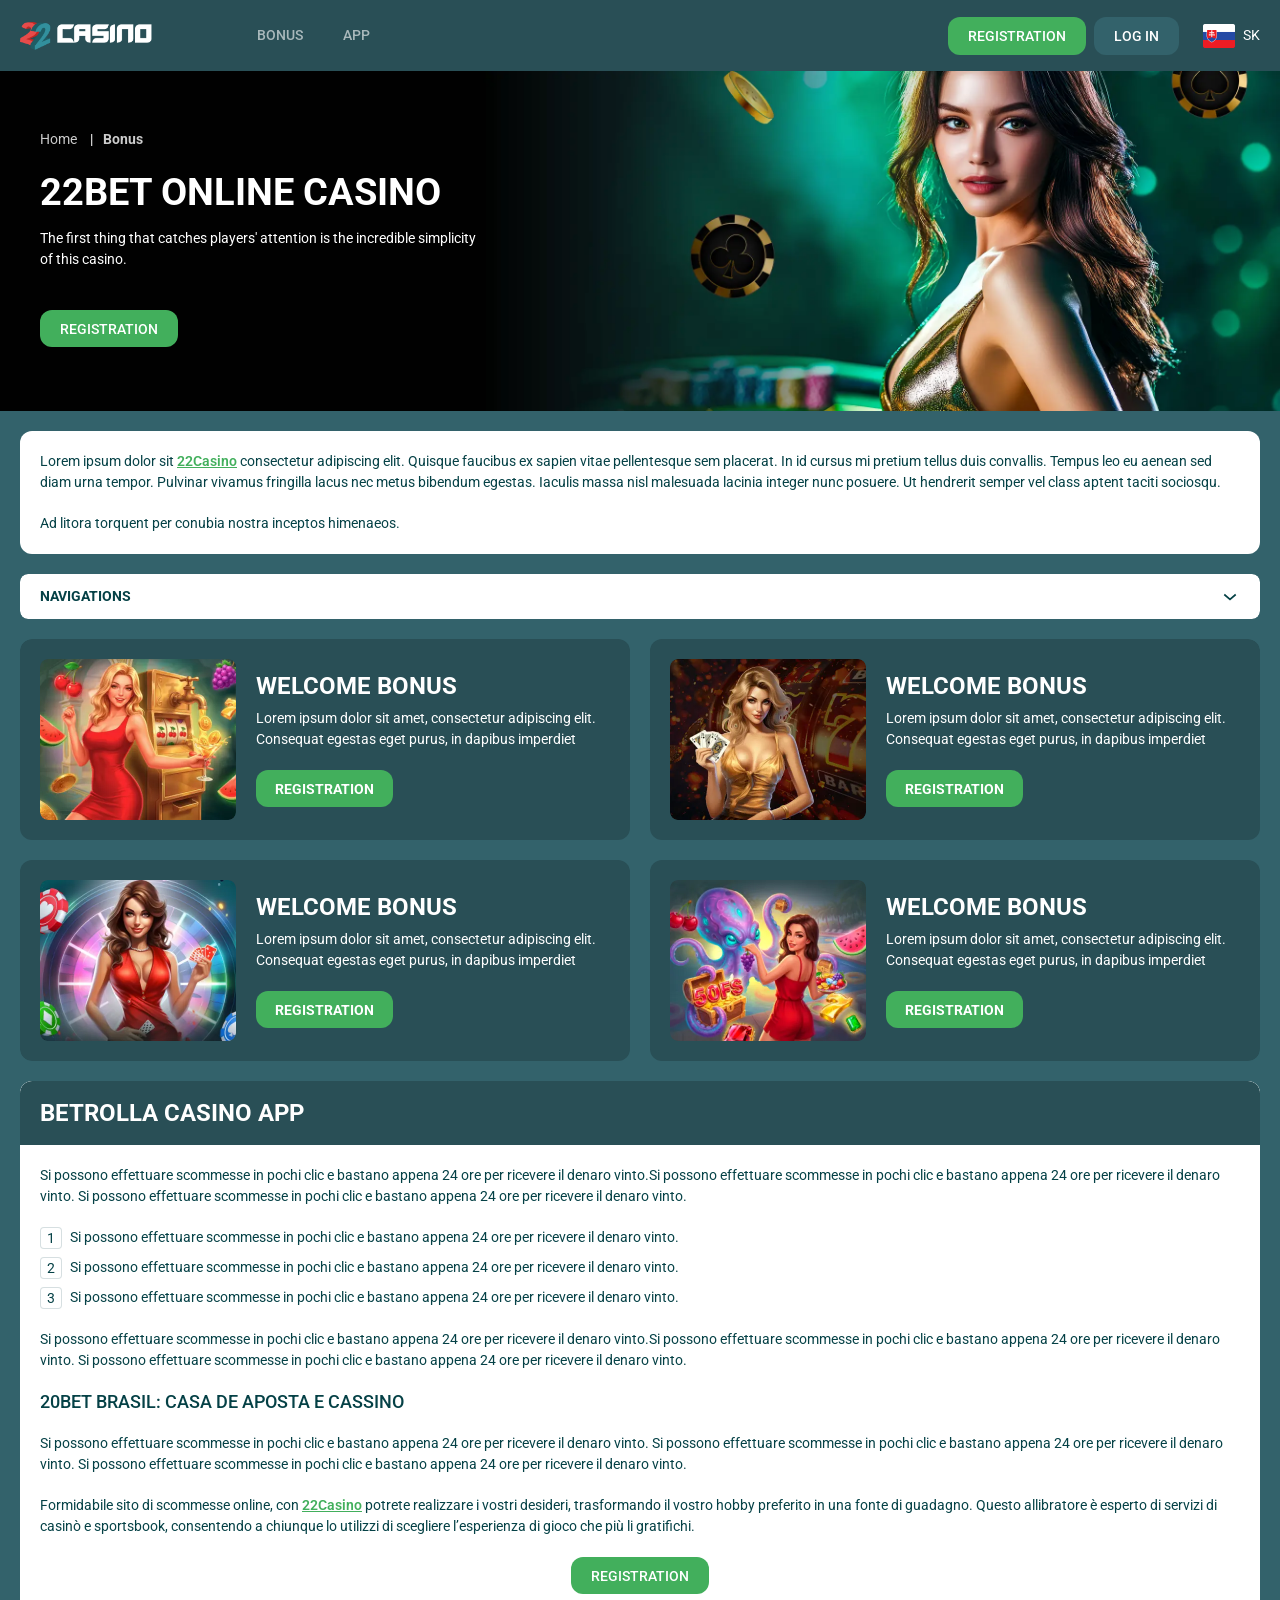
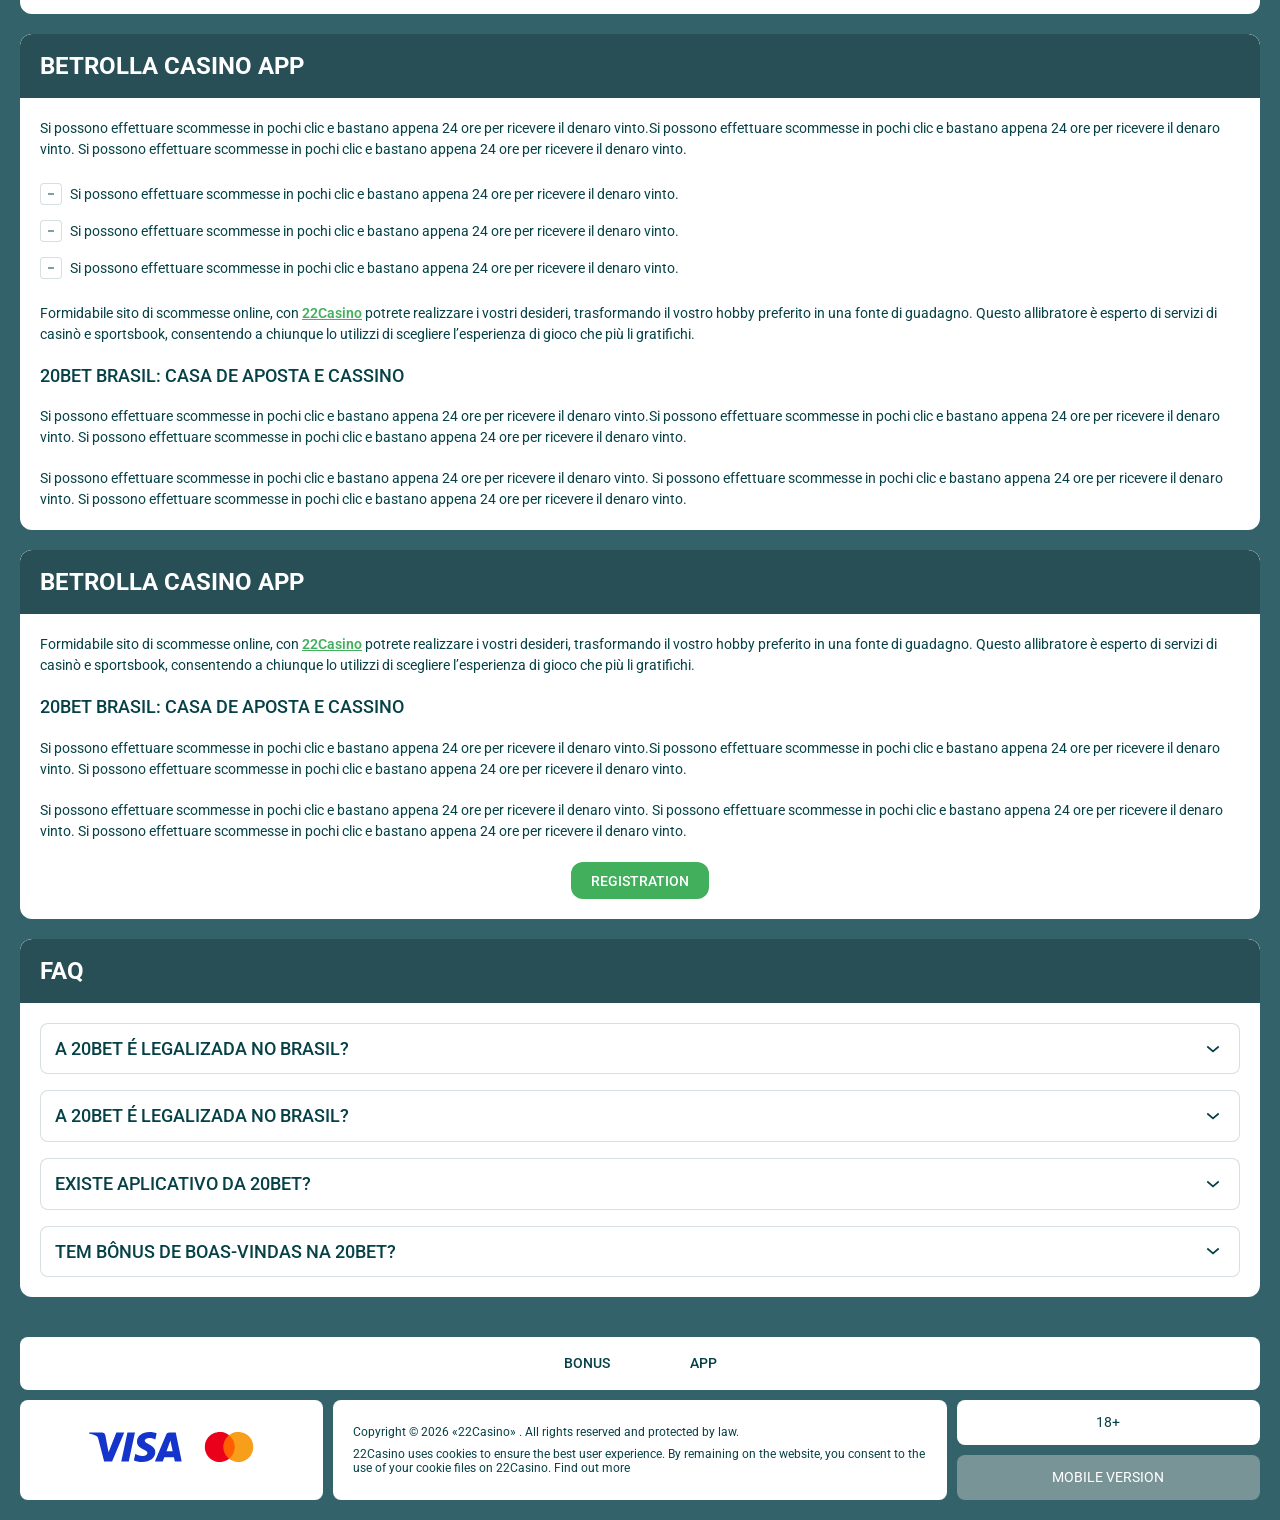
<file: bonus.html>
<!DOCTYPE html>
<html lang="sk">
  <head>
    <meta charset="UTF-8" />
   
    <meta name="viewport" content="width=device-width, initial-scale=1.0" />
    <title>22Bet </title>
    <meta name="description" content />
    <meta property="og:site_name" content />
    <meta property="og:title" content />
    <meta property="og:type" content="website" />
    <meta property="og:url" content />
    <meta property="og:image" content />
    <meta property="og:image:alt" content />
    <meta property="og:locale" content="sk" />
    <meta property="og:description" content />
    <link rel="preconnect" href="https://fonts.googleapis.com" />
    <link rel="preconnect" href="https://fonts.gstatic.com" crossorigin="anonymous" />
    
   <link href="https://fonts.googleapis.com/css2?family=Open+Sans:ital,wght@0,300..800;1,300..800&display=swap" rel="stylesheet">
<link href="https://fonts.googleapis.com/css?family=Roboto+Condensed&display=swap" rel="stylesheet">
<link href="https://fonts.googleapis.com/css2?family=Roboto:wght@100;300;400;500;700;900&display=swap" rel="stylesheet">
    <link rel="stylesheet" href="./css/reset.css" />
    <link rel="stylesheet" href="./css/main.css" />
    <link rel="stylesheet" href="./css/media.css"/>
    <link rel="icon" href="./images/Group.png" type="image/x-icon"/>
    <script
    src="https://code.jquery.com/jquery-3.6.1.min.js"
    integrity="sha256-o88AwQnZB+VDvE9tvIXrMQaPlFFSUTR+nldQm1LuPXQ="
    crossorigin="anonymous"
  ></script>
  </head>
  <body>
  <header class="header">
      <section class="content header__content">
        <a href="./index.html" class="logo header__logo"
          ><img src="./images/logo.png" alt="logo" title
        /></a>
        <button class="header__btn-menu" >
          <svg width="16px" height="16px" viewBox="0 0 16 16" xmlns="http://www.w3.org/2000/svg">
              <rect y="0" width="16" height="3" rx="1.5"></rect>
              <rect y="6.5" width="16" height="3" rx="1.5"></rect>
              <rect y="13" width="16" height="3" rx="1.5"></rect>
            </svg>
        </button>

          <nav class="menu header__menu">
      <ul class="header__menu-list">
                
              <li >
                 <a href="./bonus.html" >
                Bonus
              </a>
             
              
            </li>
              <li>
                <a href="./app.html">
                 App
                </a>
              </li>
           
             
            </ul>
            <div class="header__button header__button-menu " >
              <a href="#" class="button  button__login-menu">registration</a>
              <a href="#" class="button button__menu">log in</a>
            </div>
           
          </nav>
            <a href="#" class="button button__login">registration</a>
            <a href="#" class="button button__singup">log in</a>
            <!-- <div id="clock" class="header__time">00:00</div> -->
            <a href="#" class="header__flag">
                <span><img src="./images/flag.png" alt="flag" title /></span>
                <span>sk</span>
              </a>
      </section>
    </header>
     <main class="main home main-page">
      <section class=" hero hero__page">
           
            <div class="background ">
              <img src="./images/bonus/bg-bonus.webp" alt="hero" title />
              
            </div>
            <div class="hero__wrapper hero__wrapper-page">
              <div class="hero__data hero__data-bonus">
                <ul
                class="breadcrumbs "
                
              >
                <li
                  
                >
                  <a href="/" >
                    <span >Home</span></a
                  >
                 
                </li>
                <li
                  
                >
                  <a href="#" > <span >Bonus</span></a>
                 
                </li>
              </ul>
                <h1 class="title general hero__title">
                 22Bet Online casino
                </h1>
                 <p class="hero__text">The first thing that catches players' attention is the incredible simplicity of this casino.</p>
               
                <a href="#" class="button  hero__button ">Registration</a>
               
              </div>
             
            </div>
          </section>
      <section class="main__wrap main__wrap-page">
       
       <section class="content__wrapper content__wrapper-page">
          
        <section class="content article">
           <div class="box">
             <p>
             Lorem ipsum dolor sit <a href="#">22Casino</a> consectetur adipiscing elit. Quisque faucibus ex sapien vitae pellentesque sem placerat. In id cursus mi pretium tellus duis convallis. Tempus leo eu aenean sed diam urna tempor. Pulvinar vivamus fringilla lacus nec metus bibendum egestas. Iaculis massa nisl malesuada lacinia integer nunc posuere. Ut hendrerit semper vel class aptent taciti sociosqu.
            </p>
            <p>
             Ad litora torquent per conubia nostra inceptos himenaeos.
            </p>
           </div>
          </section>
             <section class="content menu-review__content">
              

            
                <div class="menu__review-desk menu__review-content">Navigations</div>
                <ul class="menu__review menu__review-list">
                  <li><a href="#">Lorem ipsum dolor sit</a></li>
                    <li><a href="#">Amet consectetur adipiscing</a></li>
                      <li><a href="#">Quisque faucibus ex sapien vitae</a></li>
                        <li><a href="#">Ut hendrerit sempero</a></li>
                          <li><a href="#">Pulvinar vivamus fringilla</a></li>
                           <li><a href="#">Ad litora torquent per conubia</a></li>
                         
                          
                </ul>
             
          
          </section>
          <section class="content bonuses">
            <ul class="bonuses__list">
               <li class="  bonuses__item">
                 
                 <div class="images__wrap">
                   <div class=" bonuses__img">
                     <img src="./images/bonus/banner-bonus1.webp" alt="" title="">
                  </div>
               <div class="bonuses__desc">
                     <div class="wrap">
                        
                        <h2 class="title high bonuses__title">Welcome Bonus</h2>
                        <div class="bonuses__text">
                       <p>Lorem ipsum dolor sit amet, consectetur adipiscing elit. Consequat egestas eget purus, in dapibus imperdiet</p>   
                        </div>
                        
                     </div>
                     <div class="bonuses__buttons">
                      
                          <a href="#" class="button bonuses__button">registration</a>
                         
                   
                   </div>
                  </div>
                 </div>
                  
               </li>
               <li class="bonuses__item">
                 <div class="images__wrap">
                  <div class=" bonuses__img">
                     <img src="./images/bonus/banner-bonus2.webp" alt="" title="">
                  </div>
                <div class="bonuses__desc">
                     <div class="wrap">
                        
                        <h2 class="title high bonuses__title">Welcome Bonus</h2>
                        <div class="bonuses__text">
                       <p>Lorem ipsum dolor sit amet, consectetur adipiscing elit. Consequat egestas eget purus, in dapibus imperdiet</p>   
                        </div>
                        
                     </div>
                     <div class="bonuses__buttons">
                      
                          <a href="#" class="button bonuses__button">registration</a>
                         
                   
                   </div>
                  </div>
                 </div>
               </li>
               <li class="bonuses__item">
                <div class="images__wrap">
                  <div class=" bonuses__img">
                     <img src="./images/bonus/banner-bonus3.webp" alt="" title="">
                  </div>
                      <div class="bonuses__desc">
                     <div class="wrap">
                        
                        <h2 class="title high bonuses__title">Welcome Bonus</h2>
                        <div class="bonuses__text">
                       <p>Lorem ipsum dolor sit amet, consectetur adipiscing elit. Consequat egestas eget purus, in dapibus imperdiet</p>   
                        </div>
                        
                     </div>
                     <div class="bonuses__buttons">
                      
                          <a href="#" class="button bonuses__button">registration</a>
                         
                   
                   </div>
                  </div>
                </div>
               </li>
                    <li class="bonuses__item">
                <div class="images__wrap">
                  <div class=" bonuses__img">
                     <img src="./images/bonus/banner-bonus4.webp" alt="" title="">
                  </div>
                       <div class="bonuses__desc">
                     <div class="wrap">
                        
                        <h2 class="title high bonuses__title">Welcome Bonus</h2>
                        <div class="bonuses__text">
                       <p>Lorem ipsum dolor sit amet, consectetur adipiscing elit. Consequat egestas eget purus, in dapibus imperdiet</p>   
                        </div>
                        
                     </div>
                     <div class="bonuses__buttons">
                      
                          <a href="#" class="button bonuses__button">registration</a>
                         
                   
                   </div>
                  </div>
                </div>
               </li>
            
            </ul>
         </section>
       
           <section class="content article">
            <h2 class="title high article__title">Betrolla Casino App</h2>
           <div class="box">
             <p>
             Si possono effettuare scommesse in pochi clic e bastano appena 24 ore per ricevere il denaro vinto.Si possono effettuare scommesse in pochi clic e bastano appena 24 ore per ricevere il denaro vinto. Si possono effettuare scommesse in pochi clic e bastano appena 24 ore per ricevere il denaro vinto.
            </p>
             <ol>
              <li>Si possono effettuare scommesse in pochi clic e bastano appena 24 ore per ricevere il denaro vinto.</li>
              <li>Si possono effettuare scommesse in pochi clic e bastano appena 24 ore per ricevere il denaro vinto.</li>
              <li>Si possono effettuare scommesse in pochi clic e bastano appena 24 ore per ricevere il denaro vinto.</li>
            </ol>
           
            <p>
             Si possono effettuare scommesse in pochi clic e bastano appena 24 ore per ricevere il denaro vinto.Si possono effettuare scommesse in pochi clic e bastano appena 24 ore per ricevere il denaro vinto. Si possono effettuare scommesse in pochi clic e bastano appena 24 ore per ricevere il denaro vinto.
            </p>
          
            <h3>20Bet Brasil: Casa de Aposta e Cassino</h3>
            <p>Si possono effettuare scommesse in pochi clic e bastano appena 24 ore per ricevere il denaro vinto. Si possono effettuare scommesse in pochi clic e bastano appena 24 ore per ricevere il denaro vinto. Si possono effettuare scommesse in pochi clic e bastano appena 24 ore per ricevere il denaro vinto.</p>
         <p>
             Formidabile sito di scommesse online, con <a href="#">22Casino</a> potrete realizzare i vostri desideri, trasformando il vostro hobby preferito in una fonte di guadagno. Questo allibratore è esperto di servizi di casinò e sportsbook, consentendo a chiunque lo utilizzi di scegliere l’esperienza di gioco che più li gratifichi.
            </p>
            <a href="#" class="button">Registration</a> 
           </div>
          </section>
              <section class="content article">
            <h2 class="title high article__title">Betrolla Casino App</h2>
            <div class="box">
               <p>
             Si possono effettuare scommesse in pochi clic e bastano appena 24 ore per ricevere il denaro vinto.Si possono effettuare scommesse in pochi clic e bastano appena 24 ore per ricevere il denaro vinto. Si possono effettuare scommesse in pochi clic e bastano appena 24 ore per ricevere il denaro vinto.
            </p>
            <ul>
              <li>Si possono effettuare scommesse in pochi clic e bastano appena 24 ore per ricevere il denaro vinto.</li>
              <li>Si possono effettuare scommesse in pochi clic e bastano appena 24 ore per ricevere il denaro vinto.</li>
              <li>Si possono effettuare scommesse in pochi clic e bastano appena 24 ore per ricevere il denaro vinto.</li>
            </ul>
            <p>
             Formidabile sito di scommesse online, con <a href="#">22Casino</a> potrete realizzare i vostri desideri, trasformando il vostro hobby preferito in una fonte di guadagno. Questo allibratore è esperto di servizi di casinò e sportsbook, consentendo a chiunque lo utilizzi di scegliere l’esperienza di gioco che più li gratifichi.
            </p>
            <h3>20Bet Brasil: Casa de Aposta e Cassino</h3>
            <p>
             Si possono effettuare scommesse in pochi clic e bastano appena 24 ore per ricevere il denaro vinto.Si possono effettuare scommesse in pochi clic e bastano appena 24 ore per ricevere il denaro vinto. Si possono effettuare scommesse in pochi clic e bastano appena 24 ore per ricevere il denaro vinto.
            </p>
          
            <p>Si possono effettuare scommesse in pochi clic e bastano appena 24 ore per ricevere il denaro vinto. Si possono effettuare scommesse in pochi clic e bastano appena 24 ore per ricevere il denaro vinto. Si possono effettuare scommesse in pochi clic e bastano appena 24 ore per ricevere il denaro vinto.</p>
         
            </div>
          </section>
           <section class="content article">
            <h2 class="title high article__title">Betrolla Casino App</h2>
             
           <div class="box">
             <p>
             Formidabile sito di scommesse online, con <a href="#">22Casino</a> potrete realizzare i vostri desideri, trasformando il vostro hobby preferito in una fonte di guadagno. Questo allibratore è esperto di servizi di casinò e sportsbook, consentendo a chiunque lo utilizzi di scegliere l’esperienza di gioco che più li gratifichi.
            </p>
            <h3>20Bet Brasil: Casa de Aposta e Cassino</h3>
            <p>
             Si possono effettuare scommesse in pochi clic e bastano appena 24 ore per ricevere il denaro vinto.Si possono effettuare scommesse in pochi clic e bastano appena 24 ore per ricevere il denaro vinto. Si possono effettuare scommesse in pochi clic e bastano appena 24 ore per ricevere il denaro vinto.
            </p>
          
            <p>Si possono effettuare scommesse in pochi clic e bastano appena 24 ore per ricevere il denaro vinto. Si possono effettuare scommesse in pochi clic e bastano appena 24 ore per ricevere il denaro vinto. Si possono effettuare scommesse in pochi clic e bastano appena 24 ore per ricevere il denaro vinto.</p>
         <a href="#" class="button">Registration</a>  
           </div>
          </section>
      
           <section class="content faq">
            <h2 class="title high faq__title">FAQ</h2>
        <div class="box">
              <ul class="faq__list " >
              <li class="faq__item"  >
                <h3 class="title medium faq__subtitle js-button-expander js-button-expander--faq"  >A 20Bet é legalizada no Brasil?
                 </h3>
                <div  class="faq__answer js-expand-content js-expand-content--faq" >
                  <p  >
                    Sim, a casa de apostas tem licença emitida por Curaçao, que é reconhecida no Brasil e a permite atuar por aqui.
                  </p>
                </div>
              </li>
              <li class="faq__item"  >
                <h3 class="title medium faq__subtitle js-button-expander js-button-expander--faq"  >A 20Bet é legalizada no Brasil?</h3>
                <div class="faq__answer js-expand-content js-expand-content--faq" >
                  <p  >
                    Sim, a casa de apostas tem licença emitida por Curaçao, que é reconhecida no Brasil e a permite atuar por aqui.
                  </p>
                </div>
              </li> 
              <li class="faq__item"  >
                <h3 class="title medium faq__subtitle js-button-expander js-button-expander--faq"  >Existe aplicativo da 20Bet?</h3>
                <div class="faq__answer js-expand-content js-expand-content--faq" >
                  <p  >
                   Sim, disponível para sistemas operacionais iOS e Android.
                  </p>
                </div>
              </li> 
              <li class="faq__item"  >
                <h3 class="title medium faq__subtitle js-button-expander js-button-expander--faq"  >Tem bônus de boas-vindas na 20Bet?</h3>
                <div class="faq__answer js-expand-content js-expand-content--faq" >
                  <p  >
                   O pacote especial para novos usuários da 20Bet paga 100% sobre o primeiro depósito, com limite de 600 BRL.
                  </p>
                </div>
              </li> 
             
            </ul>
        </div>
          </section>
          
        </section> 
        
       
        <div class=""  onclick="scrollToTop()">
          <button class="main__arrow" id="scrollToTopBtn"></button>
        </div> 
      </section>
    </main> 
  <footer class=" footer ">
      <section class="content footer__content">
        <ul class="footer__menu">
      
         <li><a href="./bonus.html">Bonus</a></li>
         <li><a href="./app.html">App</a></li>
        
        </ul>
       
       
        <div class="footer__wrapp">
         <div class="footer__container">
            <a href="#"><img src="./images/footer-img.svg" alt="" title></a>
          </div>
          <div class="footer__text">
           
            <p>Copyright &copy; 2026 «22Casino» . All rights reserved and protected by law.
</p>
<p>22Casino uses cookies to ensure the best user experience. By remaining on the website, you consent to the use of your cookie files on 22Casino. Find out more</p>
           
          </div>
         <div class="footer__box">
           <div class="footer__age">
           18+
          </div>
          <div class="footer__mobile">
            MOBILE VERSION
          </div>
         </div>
        </div>
      
      </section>
    </footer>
    <script src="./js/sidebar.js" defer></script>
    <script src="./js/expander.js" defer></script>
    <script src="./js/mobile-menu.js" defer></script>
   
     <script src="./js/arrowUp.js" defer></script>
  </body>
</html>
</file>
<file: css/main.css>
html{
    -webkit-text-size-adjust: 100%;
    scroll-behavior: smooth;
      overflow-x: hidden;
  }
  
  body {
      display: block;
      position: relative;
      width: 100%;
   background: #33626B;

      font-family: 'Roboto', sans-serif;
      font-size: 14px;
      font-weight: 400;
      line-height: 150%;
      text-align: left;
      color:#054146;
      overflow-x: hidden;
    }
  

    
    .content {
      display: block;
      position: relative;
      width: 100%;
      max-width: 1280px;
      /* max-width: 100%; */
      overflow: hidden;
      border-radius: 12px;
 background:  #ffffff;

      margin: 0 auto 20px auto;
    }

    .box{
      padding: 20px;
    }
    
    h1,
    h2,
    h3,
    h4,
    .title {
      display: block;
      position: relative;
      font-size: 38px;
      font-weight: 700;
      line-height: 120%;
      text-align: center;
      color: #ffffff;
    }
    
    h1,
    .title.general {
      text-transform: uppercase;
     
    }
    
    h2,
    .title.high {
      display: flex;
      align-items: center;
      justify-content: flex-start;
      font-weight: 700;
      font-size: 24px;
      line-height: 32px;
      text-transform: uppercase;
      background: #294F56;
border-radius: 12px 12px 0 0;
padding: 16px 20px;
    }





    h3,
    title.medium {
      font-weight: 500;
      font-size: 18px;
      line-height: 120%;
      text-align: left;
    color: #054146;
      text-transform: uppercase;
        
     
    }
    
    article > *,
    .article > *,
    .desk > * {
      margin-top: 20px;
    }
    
    article > *:first-child,
    .article > *:first-child,
    .desk > *:first-child {
      margin-top: 0 !important;
    }
    
    article > h2,
    .article > h2,
    .desk > h2 {
      margin-top: 32px;
    }
    
    article > h3,
    .article > h3,
    .desk > h3 {
      margin-top: 16px;
    }
    
    .button {
      
      position: relative;
    display: inline-block;
      min-width: 137px;
      height: 37px;
      border-radius: 12px;
  background: #42AF5C;

      overflow: hidden;
      font-size: 14px;
      font-weight: 500;
      line-height:150%;
      text-align: center;
      text-decoration: none;
      text-transform: uppercase;
      color: #ffffff;
      white-space: nowrap;
      cursor: pointer;
      padding: 9px 20px;
      margin: 0 auto;
   
      transition: all 0.5s;
    }
    
    .button:hover {
  background: #b2202c;;

    }
    
    
    .header,
    .main ,.footer {
      display: flex;
      position: relative;
      justify-content: space-between;
      align-items: center;
     
      max-width: 1600px;
      max-width: 100%;
      
      margin: 0 auto;
    }
    
    .background{
      display: block;
      position: absolute;
      bottom: 0;left: 0;
      height: 100%;
      width: 100%;
      overflow: hidden;
    }
    
    .background img{
      position: relative;
      width: 100%;height: 100%;object-fit: cover;
      object-position: center top;
    }

    .background-page img{
      border-radius: 0;
    }
    
    .images img{
      border-radius: 8px;
      width: 100%;
      height: 100%;
      overflow: hidden;
      display: block;
    }

    .faq {
      overflow-anchor: none;
    }
    
    /* -------------------HEADER---------------- */
    .header {
      position: fixed;
      top: 0;
      left: 0;
      right: 0;
      width: 100%;
      z-index: 100;
      background: #294F56;

    }
    
    .header__content {
      position: relative;
      display: flex;
      flex-direction: row;
      align-items: center;
      justify-content: space-between;
      max-width: 1280px;
      max-height: 71px;
      border-radius: 0;
      background: #294F56;

      box-shadow: none;
border: none;
      padding: 15px ;
      margin: 0 auto;
    }
    
    .logo {
      display: block;
      position: relative;
      flex: 0 0 132px;
      margin-right: 85px;
    }
    
    .logo img {
      display: block;
      position: relative;
      width: auto;
      max-height: 28px;
    }
    
    .logo:hover{
      transform: scale(1.1);
    }
    .header__menu {
      display: flex;
      white-space: nowrap;
      max-height: calc(100vh - 70px);
       scrollbar-width: none; 
  -ms-overflow-style: none; 
  
    }
    .header__menu::-webkit-scrollbar {
  display: none; 
}
    
    
    .header__menu-list {
      display: flex;
      justify-content: center;
      align-items: center;
      white-space: nowrap;
      flex: 1 1 auto;
     

      border-radius: 25px;
     
z-index: 1;

    }
    .header__menu-list li {
      display: block;
     
    }
    
    .header__menu-list li a {
      display: inline-flex;
      position: relative;
      align-items: center;
      font-weight: 500;
      font-size: 14px;
      line-height: 150%;
      text-transform: uppercase;
      color:#FFFFFF99;
      transition: all 0.5s;
     padding:   20px;
    }
   
    
    .header__menu-list li:hover a{
  color: #42AF5C;
  
    }
    
    .menu a{
      display: none;
    }
    
  
    span {
      display: inline-block;
    }
    
    .header__menu-list a img,
    .header__flag img {
      width: 32px;
      height: 24px;
      vertical-align: middle;
    }
    
   
    
    .header__flag span:first-child {
      flex: 0 1 32px;
      margin-right: 8px;
      
    }
    .header__menu-wrap{
       position: absolute;
       padding-top: 55px;
    left: 0;
    top: 0px;
    width: fit-content;
    min-width: 150px;
    height: 0;
   
    z-index: -1;
    overflow-y: hidden;
  
    }

    .header__menu-wrap ul{
   background: #102C30;

    border-radius:6px;
    padding: 8px 16px;
    
}

.header__menu-item:hover .header__menu-wrap {
 
    height: auto;
}

.header__menu-wrap ul{
  display: flex;
  flex-direction: column;
  gap: 8px;
}
.header__menu-wrap ul li{
  padding: 0;
}

.header__menu-wrap ul li:hover{
  background: none;
  
}
.header__menu-list .header__menu-item > a{
    position: relative;
    padding-right: 40px;
}


.header__menu-list li:first-child .header__menu-item {
    padding-left: 0;
}


.header__menu-list > li {
  position: relative;
}


    .header__flag {
      display: flex
;
    align-items: center;
      margin-left: 24px;
      color:#ffffff;
      text-transform: uppercase;
    }

    .button__login{
        margin-left: auto;
    }

     .button__login:hover{
     background: #33626B;

     }

    .button__login{
      line-height:22px;
        min-width: 137px;
    background: #42AF5C;

height: 38px;
        padding: 8px 20px;
        margin: 0 8px 0 auto;
       
    }
     

    
 .button__singup{
  line-height: 22px;
  min-width: 84px;
  padding: 8px 20px;
 background: #33626B;

height: 38px;
    margin: 0;
 }

 .button__singup:hover{
background: #42AF5C;

 }
    .header__time{
        color:#FFFFFF;
        position: relative;
        padding-left: 28px;
        margin-left: 24px;
    }

    .header__time::before{
      content: '';
      display: block;position: absolute;
      top: 50%;
      transform: translateY(-50%);
      width: 18px;height: 18px;
      left: 1px;
      background: url('../images/clock.svg') no-repeat center center / contain;
    }

 
    .header__btn-menu{
      display: block;
      flex: 0 1 auto;
      min-width: 0;
      border:1px solid #ffffff; 
      border-radius: 10px;
          background: #294F56;
      padding: 12px;
      margin-left: 12px;
      order: 3;
     
      
    }
    
    
    svg {
      position: relative;
      fill: #ffffff;
      line-height: 1;
      vertical-align: 1;
    }
    
     
    
     
    
    
    /* ------------------ MAIN------------- */
    .main.home{
      display: flex;
      
     
    }
    
    .main__wrap {
      display: flex;
      position: relative;
      flex: 1 1 100%;
      justify-content: center;
      align-items: stretch;
      /* max-width: 1540px; */
      padding: 20px 30px;
      margin: 0 auto;
    }
    
    
    
   
    .menu__review-content::after {
      content: "";
      position: absolute;
      right: 20px;
      top:50%;
      transform: translateY(-50%);
      width: 20px;
      height: 20px;
     background: url('../images/sidebar-arrowDown.svg') no-repeat center center / contain;
      transition:  all 0.5s;
    }

   
    
   
    
    .menu__review-content.active::after {
       transform: translateY(-50%) rotate(180deg);
    }
    
    .menu-review__content{
     
      padding: 0px;
      margin-bottom: 20px;
      overflow: hidden;
background: #33626B;

      border-radius: 8px;

    }
  
    .menu__review-content{
      position: relative;
      padding:12px 60px 12px 20px;
      color: #054146;
      font-weight: 700;
      text-transform: uppercase;
 cursor: pointer;
background: #FFFFFF;
border-radius: 8px;

    }
    



.bonuses__desc::after{
background: linear-gradient(180deg, rgba(0, 234, 206, 0) 14.75%, rgba(0, 234, 206, 0.7) 100%);


}

    
    .menu__review-content.active{
      border-radius: 8px;
    }
    .menu__review li{
      background: #33626B;

    }
    .menu__review li a {
   color: #ffffff;
      position: relative;
      text-transform: uppercase;
      display: flex;
    }
  
    .menu__review li:hover a{
      color: #41B15B;
    }


     
    .menu__review.active{
      display: block;
      border: 1px solid #42AF5C;
      margin-top: 8px;
      border-radius:8px ;
    }
    .menu__review-list{
      padding: 0;
     
    }
    .menu__review-list li{
      padding: 8px 16px;
    }
    .content__wrapper {
      
    
      flex: 0 1 100% ;
    }

    
  
      
    /* -----------hero ----------- */
    .content__wrapper{
      position: relative;
       
     
    
    }
    
    .hero{
      padding: 0;
      min-height: 340px;
      display: flex;
      background:none;
  
      align-items: center;
      padding: 20px;
  }

  .home .hero__page {
    position: relative;
    width: 100vw;
    display: flex;
    justify-content: start;
    align-items: center;
    background: linear-gradient(to right, rgba(23, 25, 35, 0.8) 100%, rgba(23, 25, 35, 0.6) 40%, rgba(23, 25, 35, 0.2) 70%, rgba(23, 25, 35, 0.8) 80%);
    padding-top: 24px;
    padding-bottom: 24px;
    padding-left: calc(50% - 640px);
    padding-right: calc(50% - 620px);
}
    
    .hero__wrapper {
     
      display: flex;
      align-items: center;
     z-index: 1;
    }
    
  
    .hero__data{
    display: block;
      position: relative;
        max-width: 488px;
  /* background: #19CAE466; */

border-radius: 0px;
text-align: left;
      padding: 20px; 
    }
    
    .hero__title{
      margin-bottom: 12px;
      text-align: left;
     
    }
  
    .hero__data p{
      color:#ffffff;
      font-weight: 700;
      text-transform: none;
      margin-bottom: 16px;
    }
    
    
    .hero__rating {
      display: flex;
     
      font-weight: 300;
      align-items: center;
      justify-content: flex-start;
      text-transform: capitalize;
      color:#ffffff;
     
      margin-bottom: 20px;
    }
    
    .hero__rating p{
       text-transform: capitalize;
     margin-right: 10px;
     font-weight: 300;
     margin-bottom: 0;
    color: #FFFFFFCC;
     
    }
    .hero__button{
      display: inline-block;
    
          
    }
    .hero__rating span{
      white-space: nowrap;
    }
 .hero__rating span:nth-child(1) {
  font-weight: 700;
 }
   
  
     .hero__data .hero__text{
      font-weight: 400;
      margin-bottom: 40px;
    } 
    
   .hero__data .hero__span{
      font-weight: 400;
      font-size: 12px;line-height: 18px;
      color:#ffffff;
    }
    
    
    
 


/* ------------features------ */
 
.table__wrapper {

  border-radius: 5px;
  
  width: 100%;
  overflow-x: auto;
}

.table__wrapper::-webkit-scrollbar {
  height: 3px;
}
.table__wrapper::-webkit-scrollbar-track {
  background: rgba(0, 0, 0, 0);
}

.table__wrapper::-webkit-scrollbar-thumb {
  background: #9e9ea8;
}

.table__wrapper {
  max-width: 100%;
  overflow: auto;


}
.features__table {
    width: 100%;
    border-collapse: separate;
    display: flex;
    flex-direction: column;
  
   
}
table tr {
  display: flex;;
    width: 100%;
    
}

 .features__table thead tr th {
    text-transform: uppercase;
    color: #ffffff;
    font-size: 12px;
    line-height: 160%;
    font-weight: 500;
     padding: 8px 12px;
     width: 50%;
}

.features__table thead tr  {
background: #41B15B;

border-radius: 4px;

}
/* table tbody tr:not(:last-child){border-bottom: 1px solid  #D0DDE1;} */
table tbody  {
  
    /* overflow: hidden; */
}

.features__table tbody tr td:first-child {
   
    font-weight: 700;
}


table tr td:first-child {
    text-transform: none;
    font-weight: 400;
    width: 50%;
}
table tr td {
    width: 50%;
    font-size: 14px;
    white-space: normal;
    text-align: left;
    line-height:150%;
    padding: 8px 20px;
    border-bottom: 1px solid #33626B33;
}

table tr td img{
  width: 20px;
  height: 20px;
  vertical-align: middle;
  margin-right: 20px;
}


/* -------------banner---------------- */

.banner {
  display: flex;
  align-items: center;
  justify-content:center;
  overflow: hidden;
  width: 100%;
 
  min-height: 300px;
  padding:  20px ;
  background: transparent;
    border-radius: 12px;
    margin-top: 20px;

  
}
.banner-main .background img {
        object-position: 100%;
    }

.banner__info {
  display: flex;

  flex-direction: column;
  align-items:center;
  position: relative;
  max-width: 450px;

border-radius: 12px;
  text-align: center;
 z-index: 1;
  padding: 20px;
}

.banner .banner__title-main {
  flex-direction: column;
  align-items:center;
  width: auto;
  justify-content: center;
  font-weight: 700;
  line-height:120%;
  font-size: 24px;
  padding: 0;
  box-shadow: none;
  color: #ffffff;
  text-align: left;
  text-transform: uppercase;
  margin-bottom: 48px;
  padding-left: 0;
  padding-right: 0;
  border: none;
  background: none;
}

.banner .banner__title::after,.banner .banner__title-main::before, .banner .banner__title-main::after {
  display: none;
  
}

.banner__subtitle{
  position: relative;
  color: #FFFFFF;
  font-size: 14px;
  line-height: 150%;
  font-weight: 500;
  text-align: left;
  text-transform:none;
  
  margin-bottom: 8px;
  
}



.banner__button {
  
   
 margin-left:0;
 margin-right: 0;
}

.banner__button:hover{
      background: rgb(51, 98, 107);
}


.banner-page{
  max-width: 100%;
  justify-content: flex-start;
  min-height: 380px;
  padding-left: 150px;
}


   
        /* ----------------review------------- */
    
      .article .box{margin-top: 0;}
       .article .box > * + *{
        margin-top: 20px;
       }
        .article {
          display: flex;
          flex-direction: column;
        }
        .article ul li,.article ol li{
   
border-bottom: 1px solid #FFFFFF1A;
        
       padding: 8px;

       }
        .article ul li{
          position: relative;
          padding-left: 38px;
            line-height: 28px;
   
  padding:0px 0px 0px 30px;
        }
    
        .article ul li + li,.article ol li + li{
          margin-top: 8px;
        }
       
    
        .article ul li::before{
          content:'';
          position: absolute;
          left: 0px;
          top:50%;
          transform: translateY(-50%);
          width: 6px;height: 6px;
          border-radius: 50%;
 background: #ffffff;
 border: 1px solid #33626B33;
width: 20px;height: 20px;
border-radius: 4px;
        }
          .article ul li::after{
          content:'';
          position: absolute;
          left: 8px;
          top:50%;
          background: #054146;

          transform: translateY(-50%);
          width: 6px;height: 1px;}

        .article-page ul li::before{

          background:#054146;
        }


        .article  .button{
          margin: 20px auto 0 auto;
              width: max-content;
    display: block;

        }

        .article__background .article__button:hover{
          background: #2E9344;

        }
  
    

        .article a:not(.button){
            color:#42AF5C; 
            text-decoration: underline;
            font-weight: 600;
            
        }
        .article a:not(.button):hover{
color:#FF4949;
        }


           /* для нумерованного списка */

.article ol ,.faq{
  
  counter-reset: ol;
  position: relative;
  
}

.article ol li,.faq__subtitle{
  /* display: flex;
  align-items: center; */
  counter-increment: ol; 
  position: relative; 
  line-height: 150%;
 
  padding:0px 0px 0 30px;}

.article ol li::before
/* .faq__subtitle::before */
 {
  content: counter(ol) " "; 
  display: inline-block;
  position: absolute;
  font: inherit;
  font-weight: 400;
  color: #054146;
  left: 0px;
  display: flex;
  justify-content: center;align-items: center;
 background: #ffffff;
 border: 1px solid #33626B33;
width: 20px;height: 20px;
border-radius: 4px;
   
}

/* .faq__subtitle::before{
  color:#FF4949;
  font-weight: 700;
  text-shadow: 2px 2px 4px rgba(0, 0, 0, 0.5);
 
} */

    
     
     
    /* ----------faq----------------------- */
    
    .faq__subtitle {
      position: relative;
      font-weight: 500;
      font-size: 18px;
      line-height:120%;
      text-align: left;
      color: #054146;
background: #FFFFFF;
border: 1px solid #33626B33;
      border-radius: 8px;
      text-transform: uppercase;
      cursor: pointer;
      padding: 14px 56px 14px 14px;
    }
    
    
    .faq__subtitle::after {
      content: "";
      display: block;
      position: absolute;
      top: 50%;
      transform: translateY(-50%);
      right: 16px;
      width: 20px;
      height: 20px;
      background: url('../images/sidebar-arrowDown.svg') no-repeat center center / contain;
      transition: transform 0.3s ease-in-out;
      
    }
    
    .faq__subtitle.active::after {
        background: url('../images/faq-arrowUp.svg') no-repeat center center / contain;
      transform: translateY(-50%) rotate(0deg); 
    }
    
    .faq__item{
      position: relative;
   
    }
    
    .faq__item + .faq__item{
      margin-top: 16px;
    }
    .faq__subtitle.active {
      background: #33626B;
color: #ffffff;
 
   border-bottom:none
    }
    
    .faq__answer {
      position: relative;
background: #ffffff;
border: 1px solid #33626B33;
      color: #054146;
      border-radius:  8px;
           padding:  12px 16px;
    margin-top:8px ;
    }
     .faq__answer > * + *{
      margin-top: 8px;
     }
    
    .js-expand-content {
      display: none;
      overflow: hidden;
    }
    
    .js-expand-content.expanded {
      height: 100%;
    }
    
    
    /* ---------main__arrow------ */
    .main__arrow {
      display: block;
      position: fixed;
      width: 20px;
      height: 20px;
      right: 20px;
      bottom: 20px;
      background: transparent;
border-radius: 8px;
      background: url('../images/ArrowUp.svg') no-repeat center center / contain;
      z-index: 100;
  padding: 15px;
    
  }

  .content:last-child{
    margin-bottom: 0;
  }
    
    /* ------------footer----------------- */
    .footer{
       display: flex;
      position: relative;
  
    }
    
    .footer__content{
      display: flex
;
    flex-direction: column;
    align-items: center;
      gap:10px;
      max-width: 1320px;

      padding: 30px 20px;
      padding: 20px;
      background: transparent;
      box-shadow: none;
      margin-bottom: 0;
      border: none;
      
border-radius: 0;
    }
    .footer__menu{
      display: flex;
      justify-content:center;
      gap: 80px;
      flex-wrap: wrap;
      padding: 16px;
      background: #FFFFFF;
border-radius: 8px;
    }
    
   

    .footer__menu li a{
      font-weight: 500;text-transform: uppercase;
        position: relative;
        color:#054146;
        font-size: 14px;
        line-height: 150%;
        transition: all 0.5s;
    
    }

    .footer__menu li:hover a{
color: #42AF5C;
text-decoration: underline;
    }
    .footer__info{
        position: relative;
    }

    
    .footer__info a{
     
      color: inherit;
    
    } 
    
    .footer__cards-list {
      display: flex;
      flex-wrap: wrap;
      align-content: center;
      justify-content: center;
      align-items: center;
      gap:32px;
       padding: 32px;
      background: #FFFFFF;
border-radius: 8px;
    }
    
    
    
    .footer__cards-list li img {
      width: 100%;
      
      height: auto;
      display: block;
    }

    .footer__cards-list li{
      transition:  all 0.5s;
    }
    .footer__cards-list li:hover{
      transform: scale(1.1);
    }
    
    .footer__text{
      text-align:left;
     padding: 20px;
    background: #FFFFFF;
    border-radius: 8px;
      width: 55%;
       flex: 0 0 55%;
       flex: calc(100% - 50% - 10px);
       display: flex;
       flex-direction: column;
      justify-content: center;
      }
    

    .footer__container{
      display: flex;
      align-items: center;
      justify-content: center;
       padding: 24px 30px;
    background: #FFFFFF;
    border-radius: 8px;padding: 20px;
      width: 25%;
       flex: 0 0 25%;
       flex: calc(100% - 75% - 10px);
    }
    
    .footer__text p{
      color: #054146;
      font-size: 12px;
      font-weight: 400;
      line-height: 120%;
    }
    
    .footer__text p + p {
      margin-top: 8px;
    }
    
    .footer__wrapp{
      display: flex;
      width: 100%;
      flex-direction: row;
      justify-content: center;
      gap: 10px;
      align-items: stretch;
      
    }
      .footer__age{
       display: flex;
    align-items: center;
    justify-content: center;
        padding: 12px;
        background: #ffffff;
        height: 100%;
        color: #054146;
        border-radius: 8px;
      }
    .footer__box{
      width: 20%;
      flex: 0 0 20%;
      flex: calc(100% - 75% - 10px);
      display: flex;
      flex-direction: column;
      gap: 10px;
      height: auto;
    }
    
    .footer__age img{
     max-width: 40px;
     max-height: 40px;
     display: block;
    }


 .footer__mobile{
  background: #799496;
padding: 12px;
border-radius: 8px;
display: flex;
    align-items: center;
    justify-content: center;
color: #ffffff;
height: 100%;
 }

    .footer__copy{
color: #ffffff;
border-radius: 8px;
font-size: 14px;
line-height: 16.41px;
text-align: center;
    }
    
/* --------------bonus page------------- */


    .breadcrumbs {
      display: flex;
      text-align: center;
      margin-bottom: 20px;
     
      white-space: nowrap;
      flex-wrap: wrap;
    }
    
    .breadcrumbs li:not(:last-child) a {
      padding-left: 0;
    }
    
    .breadcrumbs li a {
      font-weight: 400;
      color: #FFFFFFCC;
      padding: 10px;
    }
    
    .breadcrumbs li:first-child a:hover {
      color: #EB5851;
    }
    
    .breadcrumbs li:last-child a {
      font-weight: 700;
      cursor: default;
    }
    
    .breadcrumbs > li:not(:last-child):after {
      content: "|";
      position: relative;
      color: #ffffff;
      
    }
    
    .main-page.home{
   
      padding-top:71px;
      display: block;
    }
    
    .main__wrap-page{
      justify-content: flex-start
    }
    
   

    .hero__data-page{
      max-width: 600px;
      padding: 32px;
    }
    
    .hero__data .hero__text-page{
      font-size: 15px;
      text-transform: none;
      margin-bottom: 32px;

    }

    
    
    .content__wrapper-page{
      top:0;
    }
    
    .content.bonuses {
      padding: 0;
      background: none;
       border: none;
       box-shadow: none;
    }
    
    .bonuses__list {
  
      gap: 20px;
      display: grid;
      grid-template-columns: repeat(2, 1fr);
   }

            
    
    .bonuses__item {
      display: flex;
      align-items: center;
      justify-content: center;
   position: relative;
   
      border-radius: 12px;
      padding: 0;
background: #294F56;

      overflow: hidden;
    }

    .bonuses__item > * {
      position: relative;
    }
    
    .bonuses__item + .bonuses__item {
      margin-top: 0;
    }
    
    .bonuses__item:before {
      display: none;
    }
    
    
    .bonuses__img img {
      display: block;
      width: 100%;
   border-radius: 8px;
  height: 100%;
 object-fit: cover;
max-width: 196px;
    }

     .bonuses__img{
      height: 100%;
     width: 100%;max-width:196px;
     }
    
    .bonuses__desc {
     position: relative;

width: 100%;
max-width: 100%;

     padding: 0px;
 background: #294F56;

   
    }
    
    .bonuses__desc .wrap {
     
      color: #ffffff;
   
      text-align: left;
    }

    .images__wrap{
      width: 100%;height: 100%;
     display: flex;justify-content: center;
     align-items:center;
     flex-direction:row;
     padding: 20px;
     gap: 20px;
    }

    
    
    .bonuses__icon {
      background-color: #fff;
      width: 80px;
      height: 80px;
      border-radius: 50%;
      position: absolute;
      top: -40px;
      left: 0;
      right: 0;
      margin: auto;
     
      display: flex;
      
      align-items: center;
      
      justify-content: center;
    }
    
    .title.bonuses__title {
      flex-direction: column;
      color: #ffffff;
      font-size: 24px;
      line-height:120%;
      border: none;
      align-items:flex-start;
      background: none;
      text-align: left;
      padding-left: 0;
      padding: 0;
      box-shadow: none;
      position: relative;
    }
  .title.bonuses__title::after{
    display: none;
  }
    
    .bonuses__text {
      margin-top: 8px;
      color: #ffffff;
    }
    
    .bonuses__text p {
      margin-top: 0;
      color:#ffffff;
    }
    
    .bonuses__buttons {
     position: relative;
      display: flex;
     flex-wrap: wrap;
      justify-content: flex-start;
     
      gap: 12px;
      margin-top: 20px;
      z-index: 1;
    }
    
    .bonuses__button {
      
      height: 37px;
      width: max-content;
      box-shadow: none;
      min-width: 137px;
      font-size: 14px;
      line-height: 150%;
      font-weight: 700;
      padding: 9px 14px;
      /* width: calc(50% - 8px); */
      margin: 0;
    
    }
    
    .bonuses__button:first-child {
  background: #42AF5C;

    }
    
    .bonuses__button:first-child:hover {
  background: #FF4949;
 }
    
    
    .hero__button-page{
      display: block;
    margin-top: 0;
    margin-left: 0;
    width: 185px;
    margin-right: auto;

    }

    .hero__button-page:hover{
      background:#2E9344;
    }
   
    

    /* --------------------app-page------------- */

    .hero__page-app{
      /* min-height: 650px; */
      height: auto;
    }

    .hero__img{
      
      z-index: 1;
      position: relative;
      
    }

    .hero__images-decor{
      position: absolute;
      bottom:-40px;right: 0;
     
      
    }
    .banner__app {
      display: flex;
      align-items: center;
      justify-content: center;
      min-height: 200px;
      border-radius: 16px;
      padding: 30px;
    }
    .banner__logo {
      max-width: 243px;
      flex: 0 0 243px;
      margin-right: 106px;
      margin-left: 106px;
      z-index: 3;
    }
    
    .banner__logo img {
      max-height: 91px;
    }
    
    .banner__content-app {
      display: flex;
      
      flex-direction: row;
      align-items: flex-start;
   justify-content: flex-start;

      gap:16px;
     
      

    }
    .banner__btn {
      display: flex;
      flex-direction: row ;
      position: relative;
      min-width: 233px;
      height: 58px;
      font-size: 14px;
      font-weight: 500;
      align-items: center;
      line-height:150%;
      text-align: left;
      text-decoration: none;
      justify-content: center;
      border-radius: 12px;
      background: transparent;
      color: #ffffff;
   background: #42AF5C;

gap: 16px;
      text-transform: uppercase;
        cursor: pointer;
       
      padding:  16px 38px;
      padding: 8px ;
      /* margin: 0 auto; */
      transition: all 0.3s ease;
      overflow: hidden;
      z-index: 3;
      
    }
    
    .banner__btn:hover {
box-shadow: 0 0 15px #ffffff;
    }

    .banner__btn:last-child{
background: #FFFFFF;
color: #294F56;

    }
    
    .banner__btn:last-child:hover{
      box-shadow: 0 0 15px #42AF5C;
    }
   
 
    
    .button__wrap-app {
      display: flex;
      flex-direction: column;
      gap: 16px;
      z-index: 3;
      ;
    }
    
    
    .banner__btn-app img,
    .banner__btn-android img {
     
      width: 32px;
      height: 32px;
      
    }
    
  

    .hero__list{
      position: relative;
      display: flex;
      justify-content: center;
      flex-wrap: wrap;
      flex-direction: row;
      gap:20px;
      margin-bottom: 32px;
    }

    .hero__list li{
      display: flex;
      flex-direction: column;
      position: relative;
      justify-content: center;
      color:#ffffff;
      align-items: center;
      flex: 0 0 112px;
      gap: 8px;
      text-align: center;
      
    }

      .hero__list li img{
        width: 40px;height: 40px;
      }
  /* -------------casino-page------------- */
    .casino__hover-link {
  color: #4da533;
  font-weight: 700;
}
.casino__item h3 {
  display: flex;align-items: center;
  font-weight: 700;
  justify-content: center;
  color: #1a2930;
  padding: 16px;
  text-align: center;
  text-decoration: none;
  text-transform: capitalize;
}

.casino__hover p {
  color: #ffffff;
  font-weight: 700;
}

.casino__buttons {
  min-width: 74px;
  height: 37px;
 
  padding: 8px 14px;
 background: #42AF5C;

z-index: 3;
  
}


.casino__hover {
  display: flex;
  flex-direction: column;
  justify-content: center;
  align-items: center;
 background: #000000CC;
 background: #000000B2;

  border-radius: 12px;
 
  position: absolute;
  left: 0;
  top: 0;
  width: 100%;
  height: 100%;
  opacity: 0;
  transform: translateY(100%);
  transition: transform 250ms cubic-bezier(0.4, 0, 0.2, 1),
    -webkit-transform 250ms cubic-bezier(0.4, 0, 0.2, 1);
    padding: 0;
    gap: 16px;
}


.casino__hover-casino{
justify-content: center;
padding: 24px;
}
.casino__item {
  position: relative;
  border-radius: 12px;
  
  width: 100%;
 
/* border: 1px solid transparent; */
  overflow: hidden;
}

/* .casino__listFirst .casino__item{
  width: 305px;
} */

.casino__item:hover .casino__hover {
  transform: translateY(0);
  opacity: 1;
  z-index: 2;
}

.casino__item:hover {
 
  /* border: linear-gradient(90deg, #FFFD3E 0%, #F5B607 100%) ; */
 
}



.casino__img {
  display: block;
  width: 196px;
  height: 142px;
  width: 100%;
  height: 100%;
  object-fit: cover;
  object-position: 50% top!important;
}

.casino__listFirst .casino__img {
  width: 305px;height: 305px;
  width: 100%;
  height:100%;
}
.casino__list {
  display: flex;
  flex-wrap: wrap;
  gap: 20px;
 display:grid;
 grid-template-columns: repeat(3,1fr); 
}

.casino__grid {
  display: grid;
  grid-template-columns: 305px repeat(3, 196px) 305px;
  gap: 20px;
}
.casino__item--big {
  grid-row: span 2;
}

.casino__listFirst{
 display: grid;
  grid-template-columns: repeat(1,1fr);
}

.casino__wrapper {
  /* position: relative; */
  overflow: hidden;
  height: 100%;
}

.casino__hover h3{
color: #ffffff;
text-decoration: none;
text-transform: uppercase;
font-size: 15px;
line-height: 22px;
padding: 0;
}
.casino-box{
  display: flex;flex-direction: column;
  align-items: center;
  gap: 12px;
}

.casino__hover-links{
  color: #FDFDFD;
  text-transform: uppercase
  ;
  
}

.casino{
  background: transparent;
  padding:0px 0;
  box-shadow: none;
 
  
}
/*  */
.casino__hover .live__subtitle{
  font-size: 24px;
  line-height: 32px;
}

 .casino__item--big:first-child {
  grid-column: 1;
}

.casino__item--big:last-child {
  grid-column: 5;
  grid-row: 1 / span 2;
}
.casino__item {
  width: 100%;
  height: 100%;
  aspect-ratio: 196 / 142;

}
.casino__item--big {
  aspect-ratio: 1 / 1;
}



.casino__item--big .casino__img {
  height: 100%;
}
.casino__grid {
  display: grid;
  grid-template-columns: 305px repeat(3, 1fr) 305px;
  grid-auto-rows: 1fr;
   /* grid-auto-rows: 142.5px; */
  
  grid-template-columns: minmax(200px, 1.6fr) repeat(3, minmax(120px, 1fr)) minmax(200px, 1.6fr);
}

.casino__gridCard{
  display: none;
}
</file>
<file: css/media.css>
@media screen and (max-width: 480px) {
    .content {
      
      margin-left: 0;
      margin-right: 0;
    }}
  
    /* ----------------header------------------- */
    @media screen and (max-width: 1568px){


.ratings__info {
  padding: 16px;
}}
 

     @media screen and (max-width: 1495px){
      .features__table tr::before {
        left: 20px;
      }
}

    @media screen and (max-width: 1480px){
      .banner-main .background img{
        object-position: 1%;
      }

          .background-page img {
        object-position: 100%;
    }
    } 

   @media screen and (max-width: 1340px){
   .background img{
    object-position: 100%;
   }
   .home .hero__page {
    justify-content: flex-start;
   }
  
   .header__wrap-nav{
     margin-right: auto;
   }
  
      .header__app  span:nth-child(3n) {
          display: none;
      }

      .banner__background img{
        object-position: 99%;
      }

      .hero__data {
        padding: 20px;
      }

      /*  */
      .features-row {
   gap: 20px;
    
  }

 .feature-item {
  max-width: 33.333%;
  padding-left: 120px;
  padding-right: 20px;
  border-radius: 6px;
 }

 .feature-icon {
  left: 20px;
 }


  .feature-arrow {
    display: none;
  }
  } 
  
  @media screen and (max-width: 1211px) {
  .section__wrap {
    flex-direction: column;
  }

 
  }
  
   @media screen and (max-width: 1281px) {
  
     .home .hero__page {
        padding-left: 20px;
        padding-right: 20px;
    }
  
  
      .header__btn-menu.active {
           background: #294F56;
      }
    }
    
    @media screen and (min-width: 1215px) {
      .header__btn-menu {
        display: none;
       
      }

    
    }
  
    @media screen and (max-width: 1215px) {
      .header__btn-menu svg {
        display: block;
        margin: 0;
      }
      .header__menu-list .header__menu-item {
        display: block;
      }

      /* .header__menu-list li:nth-last-child(-n+5) {
    display: block;
} */

       /* .header__menu-wrapper {
        display: none;
    }

    .header__menu-list li:first-child a::after, .header__menu-list li:nth-child(3) a::after{
      display: none;
    } */
     .header__menu-item > a::after{
      display: none;
     }

   .header__menu-list .header__menu-item > a {
      padding: 0;
    }
    }
    
    @media screen and (max-width: 1215px) {
      .header__btn-menu svg rect {
        transform-origin: 50% 50%;
        transition: all 0.5s;
      }
    }
    
    @media screen and (max-width: 1215px) {
      .header__btn-menu.active svg rect:nth-child(1) {
        x: -2px;
        y: 6px;
        width: 20px;
        transform: rotate(225deg);
      }
    
      .header__btn-menu.active svg rect:nth-child(3) {
        opacity: 0;
      }
    
      .header__btn-menu.active svg rect:nth-child(2) {
        x: -2px;
        y: 6px;
        width: 20px;
        transform: rotate(135deg);
      }
    }
    
   
 @media screen and (max-width: 1215px) {
      .header__menu {
        
        position: fixed; 
        top: 70px; 
        left: 0;
        width: 100%; 
        height: 0;
        overflow: hidden; 
          background: #294F56;
        text-align: center;
        z-index: 100; 
        transition: height 0.5s ease, opacity 0.5s ease;
        opacity: 0; 
        padding:20px ;
        overflow-y: auto;
        display: block;
    
        box-sizing: border-box;
      
      }
    
      .header__menu.active {
        display: block; 
        height: 100vh; 
        opacity: 1;
     
      }
    
    
      
    
      .header {
        z-index: 101; 
      }
    }
    
    @media screen and (max-width: 1215px) {
      .header__menu ul {
          display: flex;
          flex-direction: column;
          justify-content: center;
          text-align: center;
          margin-bottom: 16px;
          gap: 10px;
          background: none;
        box-shadow: none;
      }
  
      .header__menu ul li{
        font-size: 15px;
        white-space: nowrap;
       padding: 0;
       width: 100%;
        
      }
      .header__menu-list li:hover{
        background: none;
       
      }

      .header__menu-wrap {
        position:static;
       height: auto;
        box-shadow: none;
        background: none;
        padding: 0;
        overflow: visible;
      }

      .header__menu-wrap {
        width: 100%;
        min-width: 100%;
      }


         .header__menu-wrap ul {
          margin-bottom: 0;
          margin-top: 10px;
          padding: 0;
         }

         .header__menu-list li a {
          padding: 5px  0 !important;
          width: 100%;
          justify-content: center;
         }
         
       
       .header__menu-list li .header__menu-wrap ul li a:hover {
    color: #ffffff !important;
}
  
      .header__menu ul li + li{
        margin-top: 5px;
      }
  
      .menu ul li:not(:last-child) {
        margin-right: 0;
        
      }

      .logo{
        margin-right: auto;
      }

  
  } 

  @media screen and (max-width: 1188px) {
    .rating__table tr + tr {
      margin-top: 0;
    }
   

    .banner .banner__title-main {
      width: 100%;
    }

    .casino__list {
          grid-template-columns: auto auto auto  auto;
    }
.hero::after {
  width: 50%;
}
.banner::after {
  width: 55%;
  background: linear-gradient(180deg, rgba(74, 237, 218, 0.8) 0%, rgba(7, 32, 36, 0.8) 100%);

}

   
  }

  @media screen and (max-width: 1070px) {
  .home .hero__page {
        padding-left: 20px;
        padding-right: 20px;
    }
    .hero::after {
  width: 60%;
  
background: linear-gradient(180deg, rgba(74, 237, 218, 0.8) 0%, rgba(7, 32, 36, 0.8) 100%);

}
.banner {
  justify-content: flex-end;
  padding-left: 100px;
}

 .casino__grid {
    grid-template-columns: repeat(4, 1fr);
    grid-auto-rows: 250px;
  }

 

  
  .casino__item:nth-child(1),
  .casino__item:nth-child(8) {
   width: 100%;
    height: 100%;
    aspect-ratio: 196 / 142;
  }
 
 .casino__item--big:first-child {
  grid-column: auto;
   
}
.casino__item--big {
      grid-row: auto;
}

.casino__item--big:last-child {
  grid-column:auto;
  grid-row:auto;
  
}

      

    .banner-page {
      padding: 20px;;
    }

    .features-row {
      flex-direction: column;
      width: 50%;
    }

.features-row {
  gap: 20px;
}
        .feature-item {
border-radius: 6px;
          max-width: 100%;
        }
            .casino__list {
        grid-template-columns: auto auto auto ;
    }

    
  }
  @media screen and (max-width: 980px) {
    .casino__grid {
        grid-template-columns: repeat(3, 1fr);
    }
}
  @media screen and (max-width: 950px) {
   
    .background img {
      object-position: 95%;
    }
    .background-pageApp img{
      object-position: 80%;
    }

        .background-pageVip img {
        object-position: 90%;
    }

  
    .home .hero__page{padding-left: 20px;}
  }

  @media screen and (max-width: 829px) {
    .hero__data  {
      background: rgba(0,0,0,0.5);
      border-radius: 6px;
    }

    .hero{
      padding-left: 20px;
    }

    .features__wrap ,.features__table {
      flex-direction: column;
     
      
    }
    .features__list, .features__table {
      width: 100%;
    }
  

.feature-icon {
  width: 40px;height: 40px;
}

.feature-item {
  padding: 16px 16px 16px 70px;
}
 .button__login {
      display: none;
    }

   .header__button-menu > .button__login-menu{
        display: inline-block;
            min-width: 101px;
      background: #42AF5C;
        margin: 0;
        
    } 
  
    .button__login-menu:hover{
     background: #b2202c;

    }
  }


  

  @media screen and (max-width: 774px) {
   
  
      .menu .button__singup{
         display: none;
      }
  
      
       .header__button {
        display: block;
        
      }

      
        .table tr td:nth-child(1) {
            flex: 0 0 160px;
        }
        .images__wrap,.bonuses__item:nth-child(even) .images__wrap  {
          flex-direction: column;
        }
        .bonuses__list {
          grid-template-columns: repeat(2,1fr);
        }
        
        .bonuses__desc .wrap {
         text-align: center;
        }
        .title.bonuses__title {
          align-items: center;
        }
            .bonuses__buttons {
              justify-content: center;
            }

.bonuses__img img {
  width: 100%;max-width: 100%;
}
  
    }

    @media screen and (max-width: 750px) {
    .table__wrapperr {
        overflow-x: auto;
        max-width: 100%;
    }
       .casino__grid {
        grid-template-columns: repeat(2, 1fr);
        gap: 12px;
    }
    .features__table-main {
        width: 150%;
    }}
  
    @media screen and (max-width: 711px) {
    .button__login{
      display: none;
      
  } 
   
 }


  
  @media screen and (max-width: 664px) {
      
      .header__content{
          padding: 15px;
      }
      .menu .button__singup{
          display: inline-block;
          margin: 0;
          margin-left: 10px;
       }
      
      .header__menu .header__button-menu{
        display: flex;
            flex-direction: column;
            
            justify-content: center;
            align-items: center;
      }
  
      .header__menu .button__menu {
        display: inline-block;
        margin-top: 20px;
       
          
      }

      


         .header__menu .button__menu:hover{        background: #b2202c;;

} 
      .button__singup{display: none;}
     
      .features__table tr td:first-child::after {
        display: none;
      }

      .features__table td:first-child,.features__table tr td:last-child {
 text-align: left;
    
    
}
    .features {
      flex-direction: column;
      gap: 0;
    }

    .features-row {
      width: 100%;
    }
    .main__arrow {
  bottom: 80px;
}
  }

 

  @media screen and (max-width: 616px) {

    .features__table tbody {
      grid-template-columns: repeat(1,1fr);
    }

    .sport-menu{
      flex-direction: column;
      align-items: center;
    }
    .sport-menu__list{
      justify-content: center;
    }

    .sport-menu__wrap {
      width: max-content;
    }
  }

    @media screen and (max-width: 576px) {
      
      .banner__subtitle,    .banner .banner__title-main  {
        text-align: center;
      }

      .banner__info{
        width: 100%;
        min-width: 0;
        align-items: center;
      }
.banner{
  padding: 20px;
  justify-content: center;
}
      
    }  


    @media screen and (max-width: 535px) {
      .rating__table img + img {
        margin-left: 2px;
    }
.banner-page .background img{
  object-position:70%;
}
    
   
    }

    @media screen and (max-width: 509px) {
      .banner__info {
        text-align: center;
       align-items: center;
      }

      .banner .banner__title-main{
       
        text-align: center;
        align-items: center;
      }

      .banner__subtitle  {
        text-align: center;
      }

    

      .table tr td:nth-child(1) {
        font-size: 14px;font-weight: 500;
      }
    }

 
  @media screen and (max-width: 468px) {
      
     
      .header__flag{
        margin-right: 0;
      }

      .hero__data,.hero__title{
        text-align: center;
      }

      .hero__rating,.breadcrumbs {
        justify-content: center;
        width: 100%;
      }
          .home .hero__page ,.box{
            padding: 15px;
          }
   
  }

  @media screen and (max-width: 447px) {
    
   
  .table tr td:nth-child(1) {
    font-weight: 700;
  }
  .main__wrap {
    padding: 20px 10px 10px 10px;}
  }

  @media screen and (max-width: 447px) {
    .table tr td:nth-child(1) {
       flex: 0 0 150px;
    }
    .rating__table tr {
      padding: 16px 10px;
  }
      .background-pageVip img {
        object-position: 85%;
    }
  
  }
  
  @media screen and (max-width: 1440px) {
      .sidebar-left{
          display: none;
      }
  
      .header__content {padding-left: 20px;
      padding-right: 20px;}
      
     
     
  
  } 
  
  @media screen and (max-width: 1440px) {
    .menu-review__content{
      display: block;
      /* padding: 0; */
      border-radius: 8px;
     }
  
     
     .menu-review-desk{
       padding: 16px;
     } 
     
    
    .menu-review__content > .menu-review__list.active {
      display: block ;
    }
  }
  
  /* -----------------main--------- */
  
  @media screen and (max-width: 1440px) {
  
    .main__wrap{
      
      padding: 20px;
    }
   
      .content__wrapper  {
          
          flex: 1 1 100%;
          margin: auto 20px 0 0
         
      }
  
      
  }
  
  @media screen and (max-width:1100px) {
      
  
      .content__wrapper {
          flex: 1 1 100%;
          margin-right: 0;
          max-width: 100%;
         } 

         .bonuses__desc .wrap {
          text-align: center;
         }
         .title.bonuses__title {
          text-align: center;align-items: center;
         }
         .bonuses__buttons {
          justify-content: center;
         }
  }
  
  
  @media screen and (max-width:560px) {
    .main.home{
      display: block;
    }
  
        .menu-review__content

 {padding: 0px;}

 .footer__content{
  padding: 10px;
 }
 .features__table-main {
        width: 180%;
    }
.images__wrap {
  padding: 16px;
}
 
  }
  
  
  
  /* -----------features---------------- */
  
  @media screen and (max-width:1189px) {
      table td:first-child {
          width: 50%;
           font-weight: 700;
        }
        
        table td:last-child {
          width: 50%;
   
        }
    .ratings__list {
        grid-template-columns: repeat(3, 1fr);
    }
    .hero__data,.banner__info {
 background:  rgba(7, 32, 36, 0.6);

  border-radius: 8px;
  backdrop-filter: blur(5px);
}
    .banner__btn {
        min-width: 210px;
    }
        
        .features__table td:last-child {
         
          white-space: normal;
        }
  
        
        

        .background-page-casino img,.background-page-live img{
          object-position: 50%;
        }
  
  }
  
  @media screen and (max-width:1100px) {
      .sidebar-right{
          display: none;
      }
.images__wrap {
  flex-direction: column;
}
.bonuses__img,.bonuses__desc {
  width: 100%;
}

.bonuses__img img,.bonuses__img {
  max-width: 100%;
}
      .features__table tbody {
        grid-template-columns: repeat(2,1fr);
      }

  }

  @media screen and (max-width:899px) {
    .features__table tbody {
        grid-template-columns: repeat(1, 1fr);
    }

  }
  @media screen and (max-width:859px) {
    .features__content {
      flex-direction: column;
    }

    .features__wrapp {
      width: 100%;height: 450px;
    }

    .content__wrapp {
      width: 100%;
    }

   .footer__cards-list {
    gap: 20px;
   }

  .rating__table img{
    width: 28px;
  }
      .banner-main .background img {
        object-position: 1%;
    }

 
  }

  
  @media screen and (max-width:750px) {
    
    .ratings__list li {
        width: 100%;
    }
  
    
  
    .ratings__button{
      margin-left: auto;
    }
  
    .hero__title{
      font-size: 28px;
    }
  
    .rating__table img + img {
      margin-left: 4px;
  }
  
    .review__title, .ratings__title, .faq__title{
      font-size: 28px;
    }
  }

  @media screen and (max-width:713px) {
   
    .bonuses__img img{
      object-position: 100%;
    }

    .ratings__list {
        grid-template-columns: repeat(2, 1fr);
    }

    .hero{
      padding: 20px;
    }

    .hero__data{
      background: rgba(0,0,0,0.5);
      padding: 20px;
      border-radius: 10px;
      backdrop-filter: blur(5px);
    }
  }

  @media screen and (max-width: 687px) {
    
    .rating__table tr {
      flex-direction: column;
      justify-content: center;
      gap:12px;
      padding: 16px;
    }

    .table tr td:nth-child(1) {
      flex: 0 ;
      justify-content: center;
  }
  .table tr td:nth-child(3) {
    margin-left: 0;
    flex: 0;
  }
  .rating__table img + img {
    margin-left: 8px;
}

   
  }

  @media screen and (max-width:650px) {
    table{
      flex-direction: column;
    }
   
        .features__table tbody {
        grid-template-columns: repeat(1,1fr);
      }

   

        .banner-main .banner__background img {
        object-position: 15%;
    }
.footer__wrapp {
  flex-direction: column;
}
   .footer__text,.footer__box ,.footer__container  {
    width: 100%;
    flex:100%;
   }
  }
  
  @media screen and (max-width:600px) {
    .review__title, .ratings__title, .faq__title{
      font-size: 24px;
      line-height: 32px;
      white-space: wrap;
    }
    .hero__title{
      font-size: 24px;
    }
  
   
  }

  @media screen and (max-width:576px) {
    .button__wrap-app{
      flex-direction: column;
    }
    
       .features__table tr::before {
      width: 60px;height: 60px;
    }
    
      .banner-main .banner__background img {
        object-position: 25%;
    }
  }

  

  @media screen and (max-width:536px) {
    

    .features__wrapp {
      height: 350px;
    }
    .ratings__list {
        grid-template-columns: repeat(1, 1fr);
    }

        .banner-main .background img {
        object-position: 1%;
    }
  }

  

  @media screen and (max-width:480px) {
    .hero__wrapper{
      position: relative;
      max-width: 100%;
      width: 100%;
      align-items: center;
      flex-direction: column;
      justify-content: center;
      
      
    }
        .footer__menu {
          padding: 20px;
        }
        .footer__text{
          padding: 20px;
          text-align: center;
        }
        .main__wrap {
        padding: 20px 10px 10px 10px;
    }
    .footer__wrapp {
      flex-direction: column;
      gap: 12px;
    }
        .main__arrow {
        bottom: 20px;
    }
    
    .sport-menu{
      display: none;
    }
  
  
    .hero__img{
      position: absolute;
      opacity: 0.5;
      
    }
  
    .hero__title{
      
      
      z-index: 1;
    }
  
    .hero__button{
      
      z-index: 1;
      
    }
    

   
 .features__table tr::before {
      width: 40px;height: 40px;
    }
  
  .features__table tr td:first-child{
    justify-content: center;
  }
    .header__logo {
      margin-right: auto;
    }
  
    .features__table td:last-child {
      
      word-wrap: break-word; 
      white-space: normal;  
      
    }

    .rating__table img + img {
      margin-left: 4px;
  }
   
    
  } 

  @media screen and (max-width:454px) {
    .features-banner__data {
      max-width: 300px;
    }
        .casino__grid {
        grid-template-columns: repeat(1, 1fr);
        grid-auto-rows: 280px;
    }

    .features-banner__title {
      font-size: 22px;
    }

    .header__logo {
      flex: 0 0 120px;
    }

    .main-page.home {
    padding-top: 71px;}

    .rating__table img {
      width: 24px;
  }
  .banner__info {
    padding: 15px;
  }

  h2, .title.high{
    font-size: 22px;
    line-height: 24px;
  }

      .banner .banner__title-main {
        font-size: 24px;
        line-height: 120%;
  }}


  

  @media screen and (max-width:414px) {
    .features-banner__data {
      max-width: 280px;}

      .features__button {
        min-width: 170px;
        padding-left: 20px;padding-right: 20px;
        
      }
      .main__arrow {
        opacity: 0.7;
      }
    }
  @media screen and (max-width:395px) {
    .hero__data {
      padding: 16px;
    }

        .header__logo {
        flex: 0 0 100px;
    }


    .features-banner__data {
      max-width: 260px;}

      .features-banner__title {
        font-size: 20px;
        margin-bottom: 16px;
      }

      .features-banner__title span{
        font-size: 12px;
      }
  }
  @media screen and (max-width:387px) {
    .hero__data {
      padding: 13px;
    }

   
    .rating__table img {
      width: 18px;
  }

  .rating__table img + img {
    margin-left: 3px;
}
  } 


  @media screen and (max-width:385px) {
    .footer__wrapp {
        flex-direction: column;
        gap:12px;
    }
    .footer__text {
        margin-right: 0;
        margin-left: 0;
    }

       .main__arrow{
        bottom: 20px;
       }

   
  }
  
  @media screen and (max-width:370px) {
     
  
     .header__app  {
      display: none;
  }
  
    .logo{
        max-width: 100px;
    }
    .banner__logo{
      max-width: 243px;
    }
  
     table td:first-child {
      width: 70%;
      font-size: 14px;
       font-weight: 500;
       white-space:normal;
       
    }
    
    table td:last-child {
      
      font-size: 14px;
    }
  
    
    .header__time::before {
        display: none;
    }

      .header__time{
        padding-left: 0;
      }
  
    .ratings__wrap{white-space: nowrap;}

    .features-banner__data {
      max-width: 240px;}

      .features-banner__title {
        font-size: 18px;
        
      }
  }
  
  
  @media screen and (max-width:480px) {
   
  
    .footer__information{
      display: flex;
      flex-wrap: wrap;
    }
  
    .footer__information li {
      margin-left: 24px;
      margin-top: 24px;
    }
    .banner__backgroud img {
        object-position: 99%;
    }
}
@media screen and (max-width:442px) {
    .footer__menu{
        display: block;
        text-align: center;
      }
      .footer__menu li{ 
        text-align: center;
        padding-left: 0;
        
      }
      .footer__menu .footer__info li::before {
        display: none;
      }
      .footer__menu div{
        border: none;
      }
    }
  
  
  @media screen and (max-width:440px) {
    
    .banner__info .banner__title {
      font-size: 20px;}

     
   
  
    .footer__menu > li:not(:last-child){ 
      margin-bottom: 16px;
      
    }

    .banner__info .banner__title {
        font-size: 24px;}

        .sport-menu__list li a {
          padding: 5px;
        }
  }



  @media screen and (max-width:348px) {
    
  .features-banner__data {
    max-width: 220px;}

    .features-banner__title {
      font-size: 16px;
      
    }

    .header__flag span:last-child{
      display: none;
    }
  }
  /* ------------bonus-page-------------- */

  
  @media screen and (max-width:1440px) {
    .sidebar-left-page{
      display: block;
      margin-right: 20px;
    }

    .menu-review__content-page{
      display: none;
      
    }
    .bonuses__img img{
      object-position: 50%;
     
    }
    
    .content__wrapper-page{
      margin-right: 0;
      
    }

    .content.menu-review__content.content-page{
      margin: 0;
    }


    .bonuses__button{
      margin-left: 0;margin-right: 0;
    }
    
  }

  @media screen and (max-width:986px) {
    .sidebar-left-page{
      display: none;
    }

    .menu-review__content-page{
      display: block;
      
    }

    .content__wrapper-page{
      margin-right: 0;
    }
    .main__wrap-page{
      display: block;
    }

    .bonuses__buttons {
      flex-wrap: wrap;
    }
  }
@media screen and (max-width:870px) {
  
 .hero::after, .banner::after {
 display: none;
}

.hero__data,.banner__info {
 background:  rgba(7, 32, 36, 0.6);

  border-radius: 8px;
  backdrop-filter: blur(5px);
}

.banner__btn {
  min-width: 210px;
}
}
@media screen and (max-width:693px) {
  
 
    .hero__data-page{
      width: 100%;min-width: 0;
    }
    .background img {
        object-position: 90%;
    }
   
  }

@media screen and (max-width:616px) {
    .bonuses__list{ grid-template-columns: repeat(1, 1fr);}

   } 

@media screen and (max-width:598px) {
  .bonuses__list {
    flex-direction: column;
  }
  .bonuses__item {
    max-width: 100%;
    width: 100%;
    max-width: 560px;
}


   

    
}

@media screen and (max-width: 468px) {
  .breadcrumbs{
    justify-content: center;
  }

     

 
  .hero__button-page{
    margin-left: auto;
  }
  
}



/* --------------app-page-------------- */
@media screen and (max-width: 1531px) {
  .banner__logo {
    
    margin-right: 80px;
    margin-left: 80px;
  }



}

@media screen and (max-width: 1470px) {
  .banner__logo {
    
    margin-right: 50px;
    margin-left: 50px;
  }
}
@media screen and (max-width: 1440px) {
  .banner__logo {
    
    margin-right: 280px;
    margin-left:280px;
  }
}
@media screen and (max-width: 1391px) {
  .banner__logo {
    
    margin-right: 230px;
    margin-left:230px;
  }
}

@media screen and (max-width: 1291px) {
  .banner__logo {
    
    margin-right: 180px;
    margin-left:180px;
  }
}

@media screen and (max-width: 1240px) {
  .banner__logo {
    
    margin-right: 160px;
    margin-left:160px;
  }

  .background-page img{
    object-position: 100%;
  }
}

@media screen and (max-width: 1145px) {
  .banner__logo {
    
    margin-right: 100px;
    margin-left:100px;
  }

 
}

@media screen and (max-width: 1122px) {
  .content__wrapp {
    flex-direction: column;
  }

  .content__wrapp div{
    width: 100%;
  }
}

@media screen and (max-width: 1014px) {
  .hero__img{
    /* display: none; */
    right: 50px;
  }

 
}

@media screen and (max-width: 951px) {
  .banner__logo {
    
    margin-right: 50px;
    margin-left:50px;
  }

 


}

@media screen and (max-width: 891px) {
  .banner__logo {
    
    margin-right: 20px;
    margin-left:20px;
  }

  .hero__img{
    display: none;}
}
@media screen and (max-width: 838px) {
 
  .banner__logo {
      margin: 0;
      flex: 0;
  }
  .banner__app{
      justify-content: center;
    }

    .casino__list {
          grid-template-columns: auto auto ;
    }
}



@media screen and (max-width: 616px) {
  .background-page img{
    object-position: 100%;
  }

  .background-pageLogin img{object-position: 100%;}

  .casino__list {
        grid-template-columns: auto auto ;
    }

  
}

@media screen and (max-width: 598px) {
.banner__content-app {
  flex-direction: column;
 
}
}

@media screen and (max-width: 480px) {
  .casino__list {
    gap: 16px;
  }
}
@media screen and (max-width: 468px) {
 .banner__content-app {
        width: 100%;
      align-items: center;}
      }
@media screen and (max-width: 435px) {
.casino__list {
          grid-template-columns: auto auto;
    }}

@media screen and (max-width: 426px) {
  .banner__app{
    justify-content: center;
  }
 

  .casino__list {
        grid-template-columns: auto ;
    }
.banner-main .banner__backgroundWelcome img {
        object-position: 10%;
    }
     
}

@media screen and (max-width: 390px) {
  .banner__content-app {
    background: none;
  }
}
</file>
